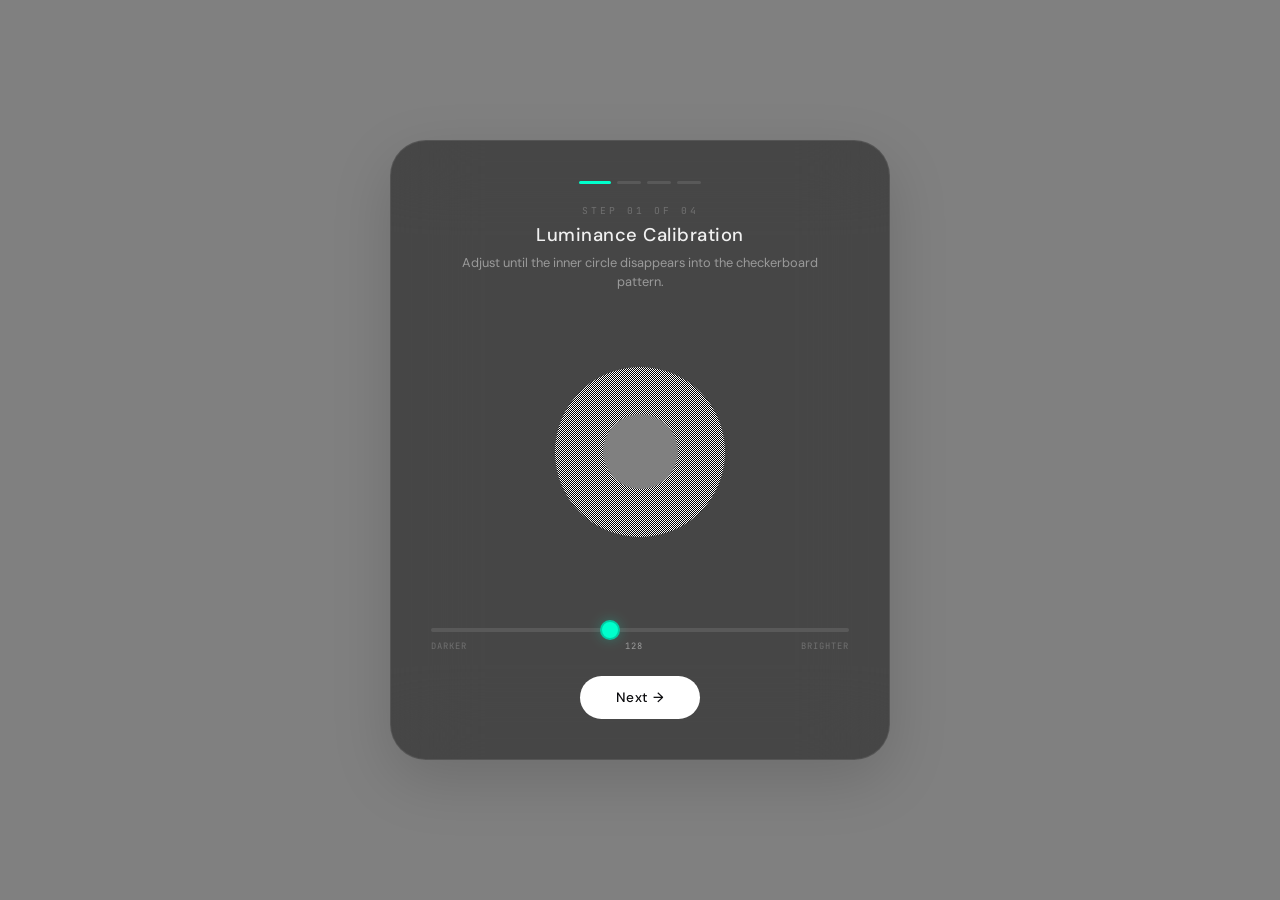
<file: calibration.html>
<!DOCTYPE html>
<html lang="en">
<head>
    <meta charset="UTF-8">
    <meta name="viewport" content="width=device-width, initial-scale=1.0">
    <title>Manifold · Calibration</title>
    <link rel="preconnect" href="https://fonts.googleapis.com">
    <link href="https://fonts.googleapis.com/css2?family=DM+Sans:opsz,wght@9..40,300;9..40,400;9..40,500;9..40,600;9..40,700&family=JetBrains+Mono:wght@300;400;500;700&display=swap" rel="stylesheet">
    <style>
        :root {
            --bg-color: rgb(128, 128, 128);
            --accent: #00ffcc;
            --accent-dim: rgba(0, 255, 204, 0.1);
            --accent-glow: rgba(0, 255, 204, 0.25);
            --surface: rgba(0, 0, 0, 0.45);
            --border: rgba(255,255,255,0.08);
            --text-primary: rgba(255,255,255,0.92);
            --text-secondary: rgba(255,255,255,0.45);
            --text-tertiary: rgba(255,255,255,0.22);
            --error: #ff5c5c;
            --font-display: 'DM Sans', system-ui, sans-serif;
            --font-mono: 'JetBrains Mono', monospace;
        }

        *, *::before, *::after { box-sizing: border-box; }

        body {
            background-color: var(--bg-color);
            color: var(--text-primary);
            font-family: var(--font-display);
            display: flex;
            justify-content: center;
            align-items: center;
            height: 100vh;
            height: 100dvh;
            margin: 0;
            -webkit-font-smoothing: antialiased;
        }

        /* ── Main Card ──────────────────────────────────────────── */

        #cal-box {
            background: var(--surface);
            backdrop-filter: blur(40px) saturate(1.2);
            -webkit-backdrop-filter: blur(40px) saturate(1.2);
            padding: 2.5rem;
            border-radius: 36px;
            text-align: center;
            width: 500px;
            min-height: 620px;
            border: 1px solid var(--border);
            display: flex;
            flex-direction: column;
            box-shadow: 0 20px 60px rgba(0,0,0,0.15);
        }

        /* ── Steps ──────────────────────────────────────────────── */

        .step { display: none; flex-direction: column; flex: 1; justify-content: space-between; }
        .active { display: flex; }

        .step h2 {
            font-family: var(--font-display);
            font-weight: 500;
            font-size: 1.15rem;
            letter-spacing: 0.5px;
            margin: 0 0 6px;
        }
        .step-num {
            font-family: var(--font-mono);
            font-size: 0.6rem;
            font-weight: 400;
            letter-spacing: 3px;
            text-transform: uppercase;
            color: var(--text-tertiary);
            margin-bottom: 6px;
        }
        .step-desc {
            font-size: 0.8rem;
            color: var(--text-secondary);
            line-height: 1.5;
            max-width: 380px;
            margin: 0 auto;
        }

        /* ── Step Dots ──────────────────────────────────────────── */

        .step-dots { display: flex; gap: 6px; justify-content: center; margin-bottom: 20px; }
        .step-dot {
            width: 24px; height: 3px;
            border-radius: 2px;
            background: rgba(255,255,255,0.1);
            transition: all 0.3s ease;
        }
        .step-dot.done { background: var(--accent); opacity: 0.5; }
        .step-dot.current { background: var(--accent); width: 32px; }

        /* ── Card Sandbox ───────────────────────────────────────── */

        #card-sandbox {
            width: 100%; height: 260px;
            background: rgba(0,0,0,0.2);
            border-radius: 20px;
            overflow: hidden;
            display: flex;
            align-items: center;
            justify-content: center;
            border: 1px solid var(--border);
        }
        #card-shape {
            width: 300px; height: 189px;
            background: linear-gradient(135deg, #f0f0f0, #e0e0e0);
            border-radius: 10px;
            border: 1px solid rgba(0,0,0,0.15);
            box-shadow: 0 8px 24px rgba(0,0,0,0.25);
            flex-shrink: 0;
        }

        /* ── Range Sliders ──────────────────────────────────────── */

        input[type=range] {
            -webkit-appearance: none;
            appearance: none;
            width: 100%;
            height: 4px;
            background: rgba(255,255,255,0.1);
            border-radius: 2px;
            outline: none;
            margin: 16px 0 8px;
            cursor: pointer;
        }
        input[type=range]::-webkit-slider-thumb {
            -webkit-appearance: none;
            width: 20px; height: 20px;
            border-radius: 50%;
            background: var(--accent);
            cursor: pointer;
            box-shadow: 0 0 12px var(--accent-glow);
            border: 2px solid rgba(0,0,0,0.2);
        }
        input[type=range]::-moz-range-thumb {
            width: 20px; height: 20px;
            border-radius: 50%;
            background: var(--accent);
            cursor: pointer;
            border: 2px solid rgba(0,0,0,0.2);
        }

        .slider-labels {
            display: flex;
            justify-content: space-between;
            font-family: var(--font-mono);
            font-size: 0.55rem;
            letter-spacing: 1px;
            color: var(--text-tertiary);
            text-transform: uppercase;
        }
        .slider-labels .val { color: var(--text-secondary); }

        /* ── Inputs ─────────────────────────────────────────────── */

        input[type=number], select {
            padding: 12px 16px;
            border-radius: 12px;
            border: 1.5px solid var(--border);
            background: rgba(0,0,0,0.3);
            color: var(--text-primary);
            font-family: var(--font-mono);
            font-size: 0.85rem;
            transition: border-color 0.2s;
            outline: none;
        }
        input[type=number]:focus, select:focus {
            border-color: var(--accent);
        }
        input[type=number].invalid {
            border-color: var(--error);
        }
        select {
            cursor: pointer;
        }
        select option {
            background: #222;
            color: white;
        }

        /* ── Checkbox ───────────────────────────────────────────── */

        .check-row {
            display: flex;
            align-items: center;
            gap: 10px;
            justify-content: center;
            cursor: pointer;
            font-size: 0.85rem;
            color: var(--text-secondary);
        }
        .check-row input[type=checkbox] {
            width: 18px; height: 18px;
            accent-color: var(--accent);
            cursor: pointer;
        }

        /* ── Buttons ────────────────────────────────────────────── */

        button {
            border: none;
            border-radius: 24px;
            font-family: var(--font-display);
            font-weight: 500;
            cursor: pointer;
            transition: all 0.2s ease;
            letter-spacing: 0.3px;
        }
        .btn-primary {
            background: white;
            color: #0a0a0c;
            padding: 13px 36px;
            font-size: 0.85rem;
        }
        .btn-primary:hover { background: var(--accent); }
        .btn-back {
            background: transparent;
            color: var(--text-secondary);
            border: 1px solid var(--border);
            padding: 10px 24px;
            font-size: 0.8rem;
        }
        .btn-back:hover { border-color: rgba(255,255,255,0.2); color: var(--text-primary); }
        .btn-start {
            background: var(--accent);
            color: #0a0a0c;
            padding: 16px 48px;
            font-size: 0.95rem;
            font-weight: 600;
        }
        .btn-start:hover { box-shadow: 0 0 30px var(--accent-glow); }

        .footer-nav { padding-top: 24px; display: flex; justify-content: center; gap: 10px; align-items: center; }

        /* ── Error Text ─────────────────────────────────────────── */

        .error-msg {
            color: var(--error);
            font-family: var(--font-mono);
            font-size: 0.65rem;
            min-height: 1em;
            margin-top: 6px;
            letter-spacing: 0.5px;
        }

        /* ── Summary Table ──────────────────────────────────────── */

        .summary-table { text-align: left; margin: 0 auto; line-height: 2.4; }
        .summary-table .label {
            font-size: 0.8rem;
            color: var(--text-secondary);
            margin-right: 8px;
        }
        .summary-table .val {
            font-family: var(--font-mono);
            font-size: 0.8rem;
            font-weight: 500;
            color: var(--accent);
        }
        .summary-warning {
            color: var(--error);
            font-family: var(--font-mono);
            font-size: 0.6rem;
            margin-top: 6px;
            letter-spacing: 0.3px;
            max-width: 350px;
        }

        /* ── Existing Cal Banner ────────────────────────────────── */

        .existing-banner {
            background: var(--accent-dim);
            border: 1px solid rgba(0,255,204,0.15);
            border-radius: 12px;
            padding: 10px 16px;
            margin-bottom: 16px;
            font-size: 0.75rem;
            color: var(--text-secondary);
        }
        .existing-banner a { color: var(--accent); text-decoration: none; font-weight: 500; }
        .existing-banner a:hover { text-decoration: underline; }
    </style>
</head>
<body>
<div id="cal-box">

    <div class="step-dots">
        <div class="step-dot current" id="sd1"></div>
        <div class="step-dot" id="sd2"></div>
        <div class="step-dot" id="sd3"></div>
        <div class="step-dot" id="sd4"></div>
    </div>

    <div class="existing-banner" id="existing-banner" style="display:none;">
        Calibration data found<span id="cal-age-text"></span>. <a id="skip-link" href="index.html">Skip to test →</a>
    </div>

    <!-- Patient-mode notice -->
    <div class="existing-banner" id="patient-cal-notice" style="display:none;">
        This quick setup helps tailor the demonstration to your screen. Results are approximate
        and depend on your display and lighting conditions.
    </div>

    <!-- ─── Step 1 ────────────────────────────────────────────── -->
    <div id="step1" class="step active">
        <div>
            <div class="step-num">Step 01 of 04</div>
            <h2>Luminance Calibration</h2>
            <p class="step-desc">Adjust until the inner circle disappears into the checkerboard pattern.</p>
        </div>
        <div style="flex:1; display:flex; align-items:center; justify-content:center;">
            <div style="width:170px; height:170px; border-radius:50%; background-image: conic-gradient(#000 0.25turn, #fff 0.25turn 0.5turn, #000 0.5turn 0.75turn, #fff 0.75turn); background-size: 2px 2px; display:flex; align-items:center; justify-content:center;">
                <div id="inner-circle" style="width:75px; height:75px; border-radius:50%; background:rgb(128,128,128);"></div>
            </div>
        </div>
        <div>
            <input type="range" id="gamma-slider" min="60" max="220" value="128">
            <div class="slider-labels">
                <span>Darker</span><span class="val" id="gamma-readout">128</span><span>Brighter</span>
            </div>
        </div>
        <div class="footer-nav">
            <button class="btn-primary" onclick="goStep(2)">Next →</button>
        </div>
    </div>

    <!-- ─── Step 2 ────────────────────────────────────────────── -->
    <div id="step2" class="step">
        <div>
            <div class="step-num">Step 02 of 04</div>
            <h2>Physical Scale</h2>
            <p class="step-desc">Hold a credit card to the screen. Match the rectangle to the card's width.</p>
        </div>
        <div id="card-sandbox"><div id="card-shape"></div></div>
        <div>
            <input type="range" id="size-slider" min="150" max="750" step="0.1" value="300">
            <div class="slider-labels">
                <span>Smaller</span><span class="val"><span id="size-readout">300</span> px</span><span>Larger</span>
            </div>
        </div>
        <div class="footer-nav">
            <button class="btn-back" onclick="goStep(1)">← Back</button>
            <button class="btn-primary" onclick="goStep(3)">Next →</button>
        </div>
    </div>

    <!-- ─── Step 3 ────────────────────────────────────────────── -->
    <div id="step3" class="step">
        <div>
            <div class="step-num">Step 03 of 04</div>
            <h2>Viewing Distance</h2>
            <p class="step-desc" id="dist-desc">Enter the distance from the patient's eyes to the display.</p>
        </div>
        <div style="flex:1; display:flex; flex-direction:column; justify-content:center; gap:24px;">
            <div>
                <input type="number" id="dist-val" value="" min="0.1" step="0.1" placeholder="e.g. 5" style="width:80px; text-align:center;">
                <select id="dist-unit">
                    <option value="ft">feet</option>
                    <option value="m">meters</option>
                    <option value="cm">cm</option>
                    <option value="in">inches</option>
                </select>
                <button onclick="document.getElementById('dist-val').value='25';document.getElementById('dist-unit').value='ft';" style="margin-left:10px;padding:6px 14px;border-radius:8px;border:1px solid var(--border);background:var(--surface);color:var(--accent);cursor:pointer;font-size:0.75rem;font-family:var(--mono);">25 ft (clinic)</button>
                <div class="error-msg" id="dist-error"></div>
            </div>
            <label class="check-row">
                <input type="checkbox" id="mirror-mode">
                Mirror setup (invert X-axis)
            </label>
            <p style="font-size:0.7rem; color:var(--text-tertiary); max-width:320px; margin:0 auto; line-height:1.5;">
                Enable mirror mode when the patient views the display through a front-surface mirror.
            </p>
        </div>
        <div class="footer-nav">
            <button class="btn-back" onclick="goStep(2)">← Back</button>
            <button class="btn-primary" onclick="validateAndPreview()">Review →</button>
        </div>
    </div>

    <!-- ─── Step 4 ────────────────────────────────────────────── -->
    <div id="step4" class="step">
        <div>
            <div class="step-num">Step 04 of 04</div>
            <h2>Confirm Settings</h2>
        </div>
        <div style="flex:1; display:flex; align-items:center; justify-content:center;">
            <div class="summary-table">
                <div><span class="label">Gamma Grey</span><span class="val" id="sum-gamma">128</span></div>
                <div><span class="label">Display Scale</span><span class="val" id="sum-pxmm">–</span> <span style="font-size:0.65rem; color:var(--text-tertiary);">px/mm</span></div>
                <div><span class="label">Distance</span><span class="val" id="sum-dist">–</span></div>
                <div><span class="label">Mirror</span><span class="val" id="sum-mirror">Off</span></div>
                <div style="margin-top:14px; padding-top:14px; border-top:1px solid var(--border);">
                    <span class="label">Angular Resolution</span><span class="val" id="sum-ppd">–</span>
                </div>
                <div class="summary-warning" id="sum-warning"></div>
            </div>
        </div>
        <div class="footer-nav">
            <button class="btn-back" onclick="goStep(3)">← Back</button>
            <button class="btn-start" onclick="saveAndStart()">Start Test ▶</button>
        </div>
    </div>
</div>

<script>
    // Mode detection
    const calParams = new URLSearchParams(window.location.search);
    const calMode = calParams.get('mode') === 'patient' ? 'patient' : 'clinic';
    const calLane = calParams.get('lane') || '';
    // Build suffix that preserves both mode and lane params
    const modeSuffix = (function() {
        var parts = [];
        if (calMode === 'patient') parts.push('mode=patient');
        if (calLane) parts.push('lane=' + calLane);
        return parts.length ? '?' + parts.join('&') : '';
    })();

    const gammaSlider = document.getElementById('gamma-slider');
    const sizeSlider  = document.getElementById('size-slider');
    const innerCircle = document.getElementById('inner-circle');
    const cardShape   = document.getElementById('card-shape');
    const distInput   = document.getElementById('dist-val');
    const distUnit    = document.getElementById('dist-unit');
    const distError   = document.getElementById('dist-error');
    const mirrorCheck = document.getElementById('mirror-mode');

    // Patient-mode adjustments
    if (calMode === 'patient') {
        document.getElementById('patient-cal-notice').style.display = 'block';
        document.getElementById('dist-desc').textContent =
            'How far are your eyes from this screen?';
        // Default to cm for desk distances
        distUnit.value = 'cm';
        // Add desk distance hint
        const distInputWrap = distInput.closest('div');
        if (distInputWrap) {
            const hint = document.createElement('p');
            hint.style.cssText = 'font-size:0.7rem; color:var(--text-tertiary); max-width:320px; margin:8px auto 0; line-height:1.5;';
            hint.textContent = 'Most people sit 50–80 cm (20–32 inches) from their monitor.';
            distInputWrap.appendChild(hint);
        }
        // Hide mirror mode (not relevant for home use)
        const mirrorRow = mirrorCheck.closest('.check-row');
        if (mirrorRow) mirrorRow.style.display = 'none';
        const mirrorHelp = mirrorRow ? mirrorRow.nextElementSibling : null;
        if (mirrorHelp && mirrorHelp.tagName === 'P') mirrorHelp.style.display = 'none';
        // Hide mirror in review step
        const sumMirrorRow = document.getElementById('sum-mirror');
        if (sumMirrorRow && sumMirrorRow.parentElement) sumMirrorRow.parentElement.style.display = 'none';
    }

    // Existing calibration
    const ePx = parseFloat(localStorage.getItem('user_px_per_mm'));
    const eD  = parseFloat(localStorage.getItem('user_distance_mm'));
    if (!isNaN(ePx) && !isNaN(eD) && ePx > 0 && eD > 0) {
        document.getElementById('existing-banner').style.display = 'block';
        document.getElementById('skip-link').href = 'index.html' + modeSuffix;
        // Show calibration age
        const calTs = localStorage.getItem('cal_timestamp');
        if (calTs) {
            const age = Date.now() - new Date(calTs).getTime();
            const days = Math.floor(age / (24*60*60*1000));
            const ageStr = days === 0 ? 'today' : days === 1 ? 'yesterday' : days + ' days ago';
            document.getElementById('cal-age-text').textContent = ' (last calibrated ' + ageStr + ')';
        }
        const eG = localStorage.getItem('user_gamma_grey');
        if (eG) gammaSlider.value = eG;
        sizeSlider.value = ePx * 85.6;
        distInput.value = (eD / 304.8).toFixed(1);
        distUnit.value = 'ft';
        mirrorCheck.checked = localStorage.getItem('mirror_mode') === 'true';
    }

    updateGamma(); updateSize();
    gammaSlider.oninput = updateGamma;
    sizeSlider.oninput  = updateSize;

    function updateGamma() {
        const v = gammaSlider.value;
        innerCircle.style.backgroundColor = `rgb(${v},${v},${v})`;
        document.getElementById('gamma-readout').textContent = v;
    }
    function updateSize() {
        const px = parseFloat(sizeSlider.value);
        cardShape.style.width = px + 'px';
        cardShape.style.height = (px / 1.585) + 'px';
        document.getElementById('size-readout').textContent = px.toFixed(0);
    }

    let currentStep = 1;
    function goStep(n) {
        currentStep = n;
        document.querySelectorAll('.step').forEach(s => s.classList.remove('active'));
        document.getElementById('step' + n).classList.add('active');
        for (let i = 1; i <= 4; i++) {
            const d = document.getElementById('sd' + i);
            d.classList.remove('done', 'current');
            if (i < n) d.classList.add('done');
            else if (i === n) d.classList.add('current');
        }
    }

    function distToMm() {
        const v = parseFloat(distInput.value);
        if (isNaN(v)) return NaN;
        const m = { ft: 304.8, m: 1000, cm: 10, 'in': 25.4 };
        return v * (m[distUnit.value] || NaN);
    }

    function validateAndPreview() {
        distInput.classList.remove('invalid');
        distError.textContent = '';
        const raw = distInput.value.trim();
        if (!raw) { err('Enter a viewing distance.'); return; }
        const val = parseFloat(raw);
        if (isNaN(val)) { err('Enter a valid number.'); return; }
        if (val <= 0) { err('Must be greater than zero.'); return; }
        const mm = distToMm();
        if (mm < 200) { err('Too close — minimum ~20 cm.'); return; }
        if (mm > 20000) { err('Too far for screen-based testing.'); return; }

        const pxPerMm = parseFloat(sizeSlider.value) / 85.6;
        const ppd = mm * 0.017455 * pxPerMm;
        const labels = { ft:'ft', m:'m', cm:'cm', 'in':'in' };

        document.getElementById('sum-gamma').textContent = gammaSlider.value;
        document.getElementById('sum-pxmm').textContent = pxPerMm.toFixed(3);
        document.getElementById('sum-dist').textContent = `${val} ${labels[distUnit.value]}  (${(mm/1000).toFixed(2)} m)`;
        document.getElementById('sum-mirror').textContent = mirrorCheck.checked ? 'On' : 'Off';

        const ppdEl = document.getElementById('sum-ppd');
        ppdEl.textContent = ppd.toFixed(1) + ' px/°';
        ppdEl.style.color = ppd < 10 ? 'var(--error)' : 'var(--accent)';

        const w = document.getElementById('sum-warning');
        w.textContent = ppd < 10 ? '⚠ Low resolution — high frequencies may alias.' : '';
        goStep(4);
    }

    function err(msg) {
        distInput.classList.add('invalid');
        distError.textContent = msg;
        distInput.focus();
    }

    function saveAndStart() {
        const mm = distToMm();
        localStorage.setItem('user_gamma_grey', gammaSlider.value);
        localStorage.setItem('user_px_per_mm', parseFloat(sizeSlider.value) / 85.6);
        localStorage.setItem('user_distance_mm', mm);
        localStorage.setItem('mirror_mode', mirrorCheck.checked);
        localStorage.setItem('cal_timestamp', new Date().toISOString());
        window.location.href = 'index.html' + modeSuffix;
    }

    distInput.addEventListener('input', () => { distInput.classList.remove('invalid'); distError.textContent = ''; });
</script>
</body>
</html>
</file>
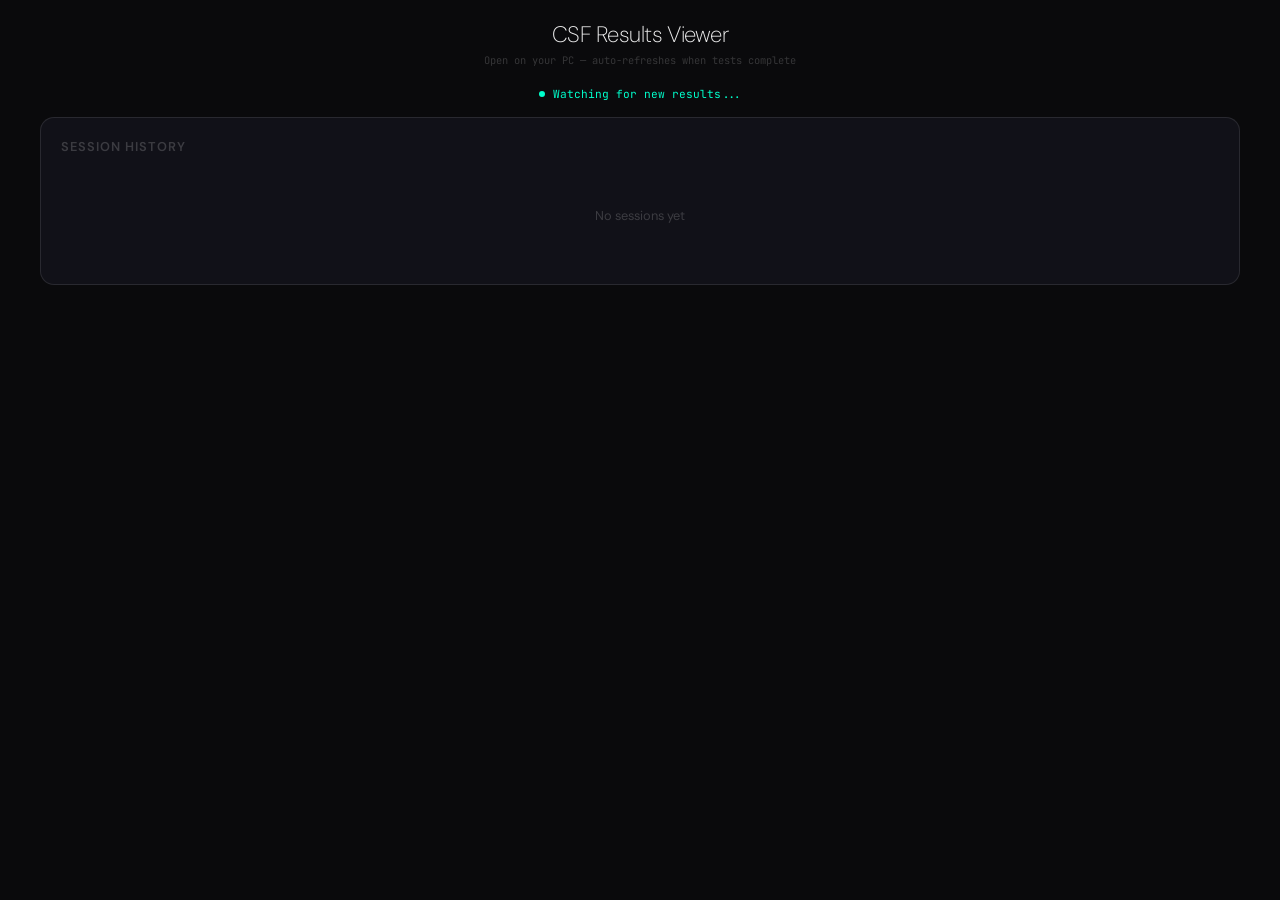
<file: results-viewer.html>
<!DOCTYPE html>
<html lang="en">
<head>
<meta charset="UTF-8">
<meta name="viewport" content="width=device-width,initial-scale=1">
<title>CSF Results Viewer</title>
<link href="https://fonts.googleapis.com/css2?family=DM+Sans:opsz,wght@9..40,200;9..40,300;9..40,400;9..40,500;9..40,600&family=JetBrains+Mono:wght@200;300;400;500;700&display=swap" rel="stylesheet">
<style>
:root{--bg:#0a0a0c;--s:#111118;--b:rgba(255,255,255,.06);--b2:rgba(255,255,255,.10);--a:#00ffcc;--t1:rgba(255,255,255,.92);--t2:rgba(255,255,255,.45);--t3:rgba(255,255,255,.18);--f:'DM Sans',sans-serif;--m:'JetBrains Mono',monospace}
*{box-sizing:border-box;margin:0;padding:0}
body{background:var(--bg);color:var(--t1);font-family:var(--f);min-height:100vh;display:flex;flex-direction:column;align-items:center;padding:20px}
.hdr{text-align:center;margin-bottom:20px}
.hdr h1{font-size:1.4rem;font-weight:200;letter-spacing:-.02em}
.hdr .sub{font-family:var(--m);font-size:.65rem;color:var(--t3);margin-top:4px}
.status{font-family:var(--m);font-size:.7rem;color:var(--a);margin-bottom:16px;display:flex;align-items:center;gap:8px}
.status .dot{width:6px;height:6px;border-radius:50%;background:var(--a);animation:pulse 2s ease-in-out infinite}
@keyframes pulse{0%,100%{opacity:1}50%{opacity:.3}}
.card{background:var(--s);border:1px solid var(--b2);border-radius:14px;padding:20px;width:100%;max-width:1200px;margin-bottom:16px}
.card h2{font-size:.8rem;font-weight:600;letter-spacing:1px;text-transform:uppercase;color:var(--t3);margin-bottom:12px}
.stats{display:flex;flex-wrap:wrap;gap:20px;margin-bottom:16px}
.stat{text-align:center}
.stat .val{font-family:var(--m);font-size:2rem;font-weight:700;color:var(--a)}
.stat .lbl{font-size:.65rem;color:var(--t2);margin-top:2px}
.meta{font-family:var(--m);font-size:.65rem;color:var(--t3);line-height:1.8}
canvas{width:100%;height:auto;border-radius:8px;margin-top:10px}
.history{max-height:300px;overflow-y:auto}
.row{display:flex;align-items:center;gap:12px;padding:10px 0;border-bottom:1px solid var(--b);cursor:pointer;transition:background .15s}
.row:hover{background:rgba(255,255,255,.03)}
.row.active{background:rgba(0,255,204,.05);border-color:rgba(0,255,204,.15)}
.row .pid{font-family:var(--m);font-size:.75rem;color:var(--a);min-width:100px}
.row .date{font-size:.7rem;color:var(--t2);min-width:100px}
.row .auc{font-family:var(--m);font-size:.8rem;font-weight:500;min-width:60px}
.row .rank{font-size:.65rem;color:var(--t3)}
.row .trials{font-family:var(--m);font-size:.6rem;color:var(--t3)}
.empty{text-align:center;color:var(--t3);font-size:.8rem;padding:40px 0}
.btn-row{display:flex;gap:10px;margin-top:12px;flex-wrap:wrap}
.btn{font-family:var(--m);font-size:.7rem;padding:8px 16px;border-radius:8px;border:1px solid var(--b2);background:transparent;color:var(--t2);cursor:pointer}
.btn:hover{border-color:var(--a);color:var(--a)}
</style>
</head>
<body>
<div class="hdr">
    <h1>CSF Results Viewer</h1>
    <div class="sub">Open on your PC — auto-refreshes when tests complete</div>
</div>
<div class="status"><span class="dot"></span><span id="status-text">Watching for new results...</span></div>

<div class="card" id="result-card" style="display:none">
    <h2>Current Result</h2>
    <div class="stats">
        <div class="stat"><div class="val" id="v-pid">—</div><div class="lbl">Patient</div></div>
        <div class="stat"><div class="val" id="v-auc">—</div><div class="lbl">AULCSF</div></div>
        <div class="stat"><div class="val" id="v-rank">—</div><div class="lbl">Rank</div></div>
        <div class="stat"><div class="val" id="v-trials">—</div><div class="lbl">Trials</div></div>
    </div>
    <div class="meta" id="v-meta"></div>
    <canvas id="plot" width="1200" height="700"></canvas>
    <div class="btn-row">
        <button class="btn" id="btn-json">Export JSON</button>
        <button class="btn" id="btn-csv">Export CSV</button>
    </div>
</div>

<div class="card">
    <h2>Session History</h2>
    <div class="history" id="history-list"><div class="empty">No sessions yet</div></div>
</div>

<script type="module">
import { getSessionsByPatient, getAllPatients, getSession } from './db.js';
import { exportSessionJSON, exportSessionCSV } from './export.js';
import { logParabolaCSF } from './qcsf-engine.js';

let currentSession = null;
let lastSessionCount = 0;

// ── Draw BMA curve from stored data ──
function drawCurve(canvas, session) {
    const ctx = canvas.getContext('2d');
    const W = canvas.width, H = canvas.height;
    const pad = { top: 20, right: 30, bottom: 50, left: 65 };
    const pW = W - pad.left - pad.right;
    const pH = H - pad.top - pad.bottom;
    const logFMin = -0.3, logFMax = 1.78;
    const logSMin = -0.5, logSMax = 3.0;
    const toX = lf => pad.left + (lf - logFMin) / (logFMax - logFMin) * pW;
    const toY = ls => pad.top + pH - (ls - logSMin) / (logSMax - logSMin) * pH;

    // Background
    ctx.fillStyle = '#0a0a0c';
    ctx.fillRect(0, 0, W, H);

    // Grid
    ctx.strokeStyle = 'rgba(255,255,255,0.05)';
    ctx.lineWidth = 1;
    [1, 3, 10, 30, 100, 300].forEach(s => {
        const y = toY(Math.log10(s));
        if (y >= pad.top && y <= pad.top + pH) {
            ctx.beginPath(); ctx.moveTo(pad.left, y); ctx.lineTo(pad.left + pW, y); ctx.stroke();
            ctx.fillStyle = 'rgba(255,255,255,0.4)';
            ctx.font = '12px "JetBrains Mono"';
            ctx.textAlign = 'right';
            ctx.fillText(String(s), pad.left - 8, y + 4);
        }
    });

    // Snellen marks on x-axis
    var snellen = [{cpd:3,l:'20/200'},{cpd:6,l:'20/100'},{cpd:10,l:'20/60'},{cpd:15,l:'20/40'},{cpd:20,l:'20/30'},{cpd:30,l:'20/20'},{cpd:40,l:'20/15'}];
    ctx.fillStyle = 'rgba(255,255,255,0.4)';
    ctx.font = '11px "JetBrains Mono"';
    ctx.textAlign = 'center';
    snellen.forEach(m => {
        const x = toX(Math.log10(m.cpd));
        if (x >= pad.left && x <= pad.left + pW) {
            ctx.fillText(m.l, x, pad.top + pH + 18);
            ctx.strokeStyle = 'rgba(255,255,255,0.03)';
            ctx.beginPath(); ctx.moveTo(x, pad.top); ctx.lineTo(x, pad.top + pH); ctx.stroke();
        }
    });

    // BMA curve
    const curve = session.bmaCurve;
    if (!curve || !curve.length) return;

    // Gradient fill
    const grad = ctx.createLinearGradient(0, pad.top, 0, pad.top + pH);
    grad.addColorStop(0, 'rgba(0,255,204,0.12)');
    grad.addColorStop(1, 'rgba(0,255,204,0.0)');
    ctx.beginPath();
    let firstX = null, firstY = null, lastX = null;
    for (const pt of curve) {
        if (pt.logS < logSMin) continue;
        const x = toX(Math.log10(pt.freq));
        const y = toY(Math.min(pt.logS, logSMax));
        if (firstX === null) { ctx.moveTo(x, y); firstX = x; }
        else ctx.lineTo(x, y);
        lastX = x;
    }
    if (firstX !== null) {
        ctx.lineTo(lastX, toY(logSMin));
        ctx.lineTo(firstX, toY(logSMin));
        ctx.closePath();
        ctx.fillStyle = grad;
        ctx.fill();
    }

    // Curve stroke
    ctx.strokeStyle = '#00ffcc';
    ctx.lineWidth = 3;
    ctx.beginPath();
    let started = false;
    for (const pt of curve) {
        if (pt.logS < logSMin) continue;
        const x = toX(Math.log10(pt.freq));
        const y = toY(Math.min(pt.logS, logSMax));
        if (!started) { ctx.moveTo(x, y); started = true; }
        else ctx.lineTo(x, y);
    }
    ctx.stroke();

    // Trial markers
    if (session.history) {
        // We don't have the stimGrid here, but history has stimIndex
        // Skip trial markers if no stim grid available
    }

    // Notch indicator
    if (session.notchProb > 0.5 && session.notchEstimate) {
        const nf = session.notchEstimate.freq;
        const nx = toX(Math.log10(nf));
        ctx.save();
        ctx.strokeStyle = 'rgba(255,100,60,0.5)';
        ctx.lineWidth = 2;
        ctx.setLineDash([6, 4]);
        ctx.beginPath(); ctx.moveTo(nx, pad.top); ctx.lineTo(nx, pad.top + pH); ctx.stroke();
        ctx.setLineDash([]);
        ctx.fillStyle = 'rgba(255,100,60,0.6)';
        ctx.font = '10px "DM Sans"';
        ctx.textAlign = 'center';
        ctx.fillText('notch ' + nf + ' cpd (p=' + (session.notchProb * 100).toFixed(0) + '%)', nx, pad.top + 14);
        ctx.restore();
    }

    // Axis titles
    ctx.fillStyle = 'rgba(255,255,255,0.5)';
    ctx.font = '12px "DM Sans"';
    ctx.textAlign = 'center';
    ctx.fillText('Snellen Acuity', pad.left + pW / 2, pad.top + pH + 36);
    ctx.save();
    ctx.translate(14, pad.top + pH / 2);
    ctx.rotate(-Math.PI / 2);
    ctx.fillText('Sensitivity', 0, 0);
    ctx.restore();

    // Border
    ctx.strokeStyle = 'rgba(255,255,255,0.08)';
    ctx.lineWidth = 1;
    ctx.strokeRect(pad.left, pad.top, pW, pH);
}

function showSession(session) {
    currentSession = session;
    document.getElementById('result-card').style.display = '';
    document.getElementById('v-pid').textContent = session.patientId;
    document.getElementById('v-auc').textContent = session.aulcsf.toFixed(2);
    document.getElementById('v-rank').textContent = session.rank;
    document.getElementById('v-trials').textContent = session.trialCount;

    const d = new Date(session.timestamp);
    const meta = [
        'Date: ' + d.toLocaleString(),
        'Mode: ' + session.mode,
        session.detail || '',
        session.notchProb > 0.5 ? 'Notch detected (p=' + (session.notchProb * 100).toFixed(0) + '%)' : ''
    ].filter(Boolean).join(' | ');
    document.getElementById('v-meta').textContent = meta;

    drawCurve(document.getElementById('plot'), session);

    document.getElementById('btn-json').onclick = () => exportSessionJSON(session);
    document.getElementById('btn-csv').onclick = () => exportSessionCSV(session);
}

async function loadHistory() {
    const patients = await getAllPatients();
    const allSessions = [];
    for (const pid of patients) {
        const sessions = await getSessionsByPatient(pid);
        allSessions.push(...sessions);
    }
    allSessions.sort((a, b) => new Date(b.timestamp) - new Date(a.timestamp));

    const list = document.getElementById('history-list');
    if (!allSessions.length) {
        list.innerHTML = '<div class="empty">No sessions yet</div>';
        return allSessions;
    }

    list.innerHTML = '';
    allSessions.forEach(s => {
        const row = document.createElement('div');
        row.className = 'row' + (currentSession && currentSession.id === s.id ? ' active' : '');
        const d = new Date(s.timestamp);
        row.innerHTML =
            '<span class="pid">' + s.patientId + '</span>' +
            '<span class="date">' + d.toLocaleDateString() + ' ' + d.toLocaleTimeString([], {hour:'2-digit',minute:'2-digit'}) + '</span>' +
            '<span class="auc">' + s.aulcsf.toFixed(2) + '</span>' +
            '<span class="rank">' + s.rank + '</span>' +
            '<span class="trials">' + s.trialCount + ' trials</span>';
        row.onclick = () => showSession(s);
        list.appendChild(row);
    });

    return allSessions;
}

// Poll for new sessions every 3 seconds
async function poll() {
    try {
        const sessions = await loadHistory();
        if (sessions.length > lastSessionCount && sessions.length > 0) {
            // New session detected — auto-show it
            showSession(sessions[0]);
            document.getElementById('status-text').textContent = 'New result: ' + sessions[0].patientId;
            lastSessionCount = sessions.length;
        }
    } catch (e) {}
    setTimeout(poll, 3000);
}

// Initial load
loadHistory().then(sessions => {
    lastSessionCount = sessions.length;
    if (sessions.length > 0) showSession(sessions[0]);
});
poll();
</script>
</body>
</html>
</file>
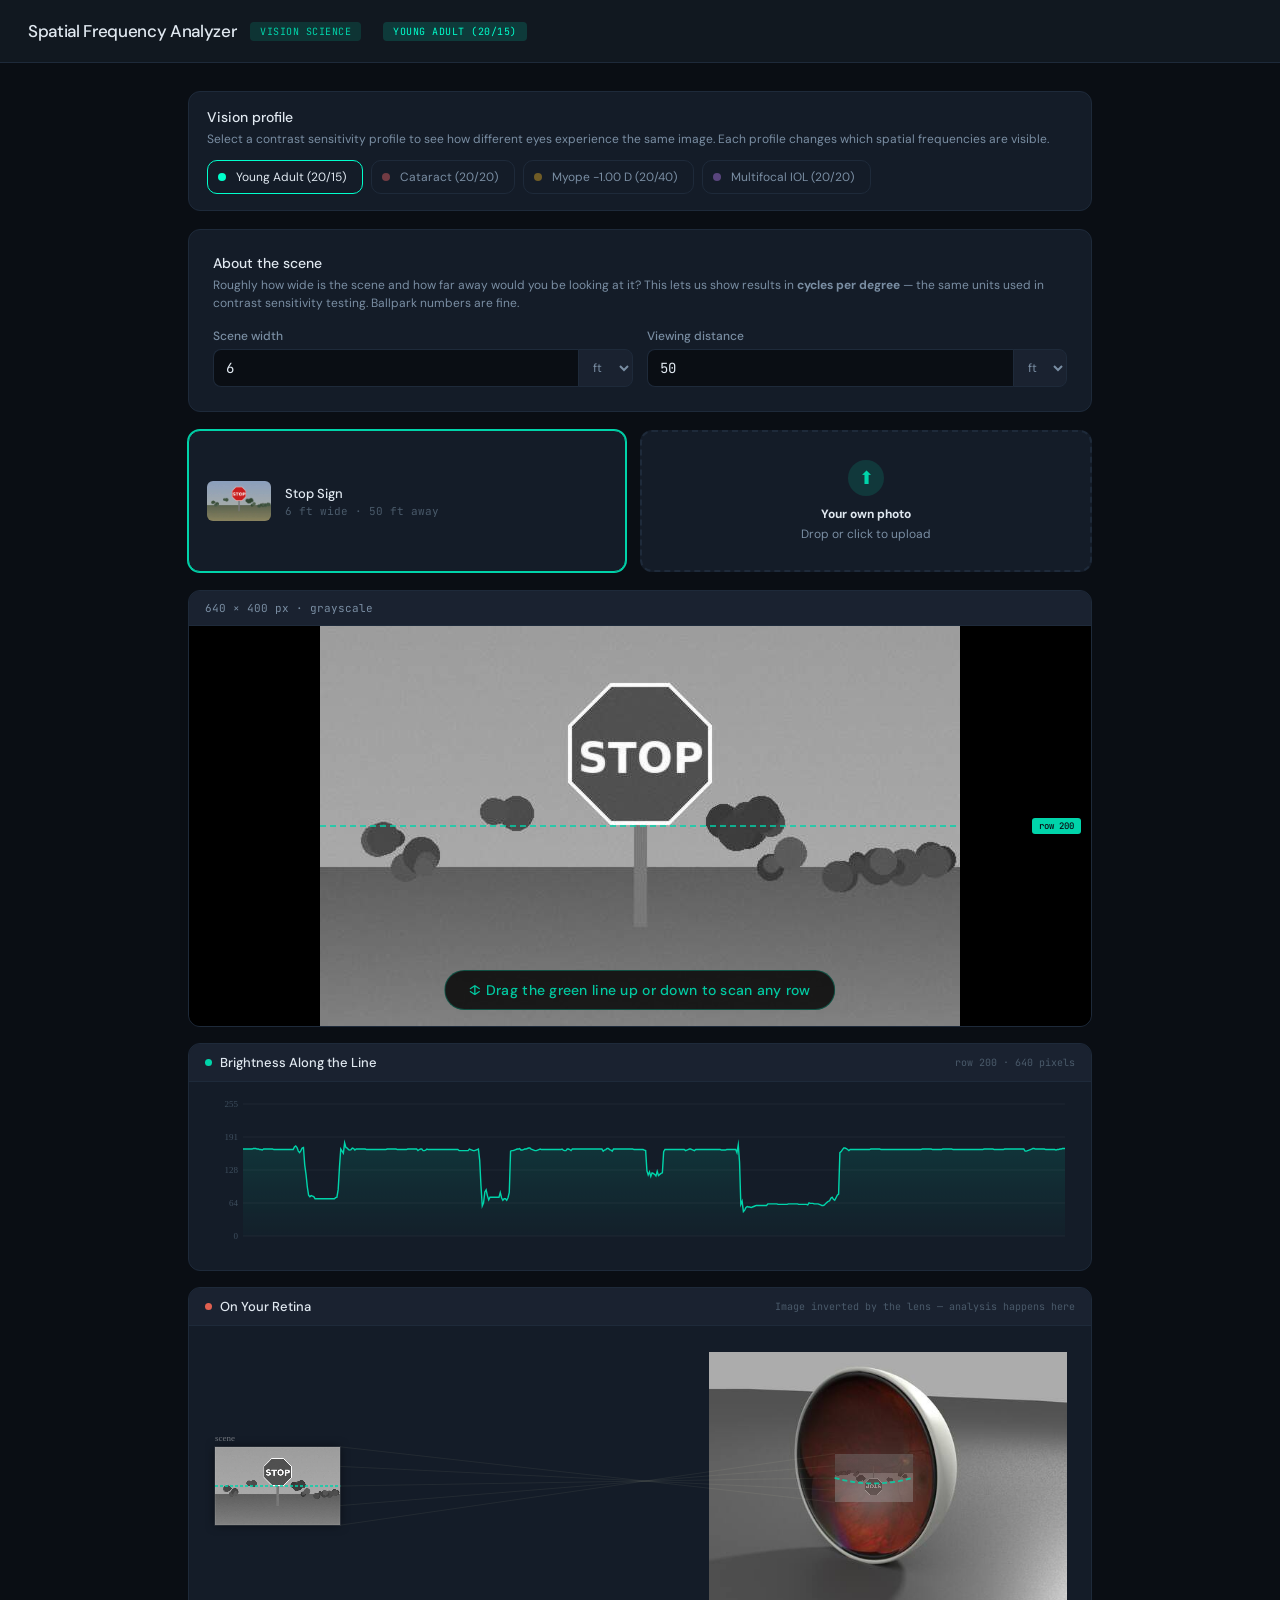
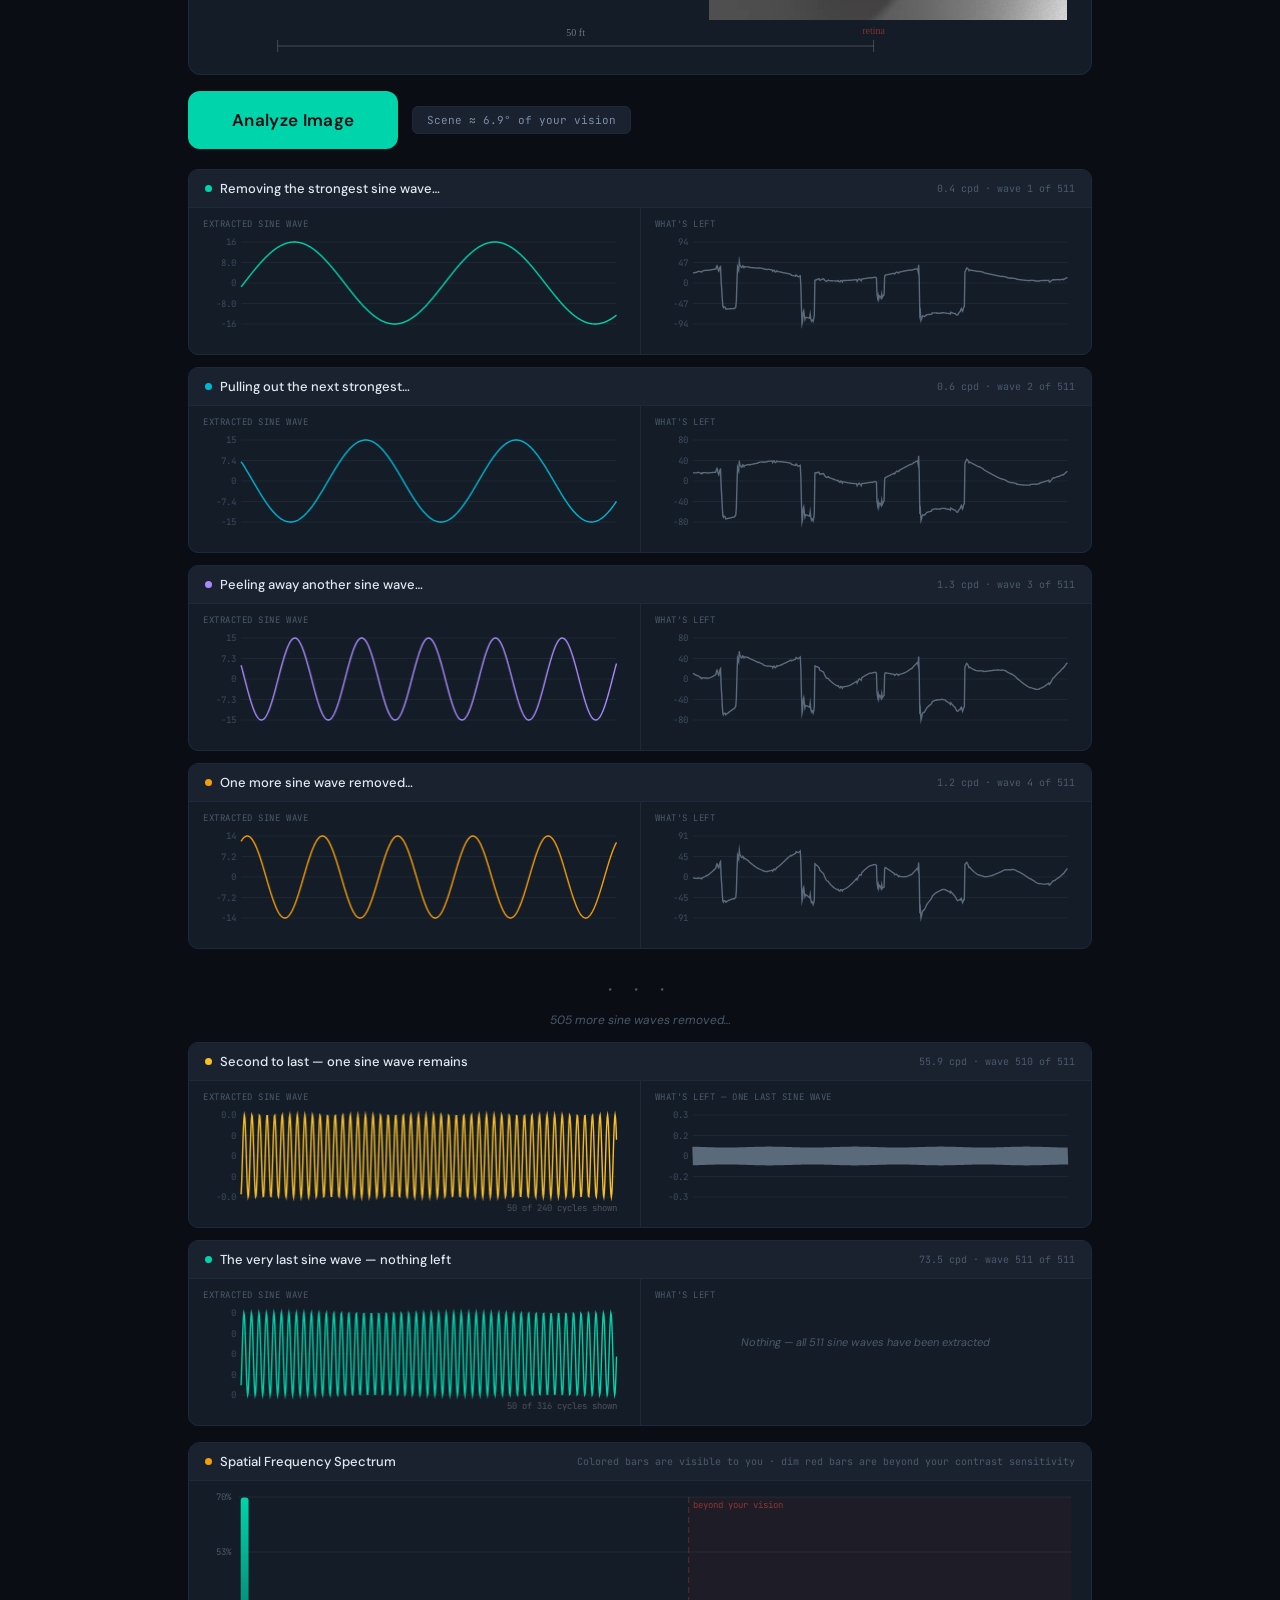
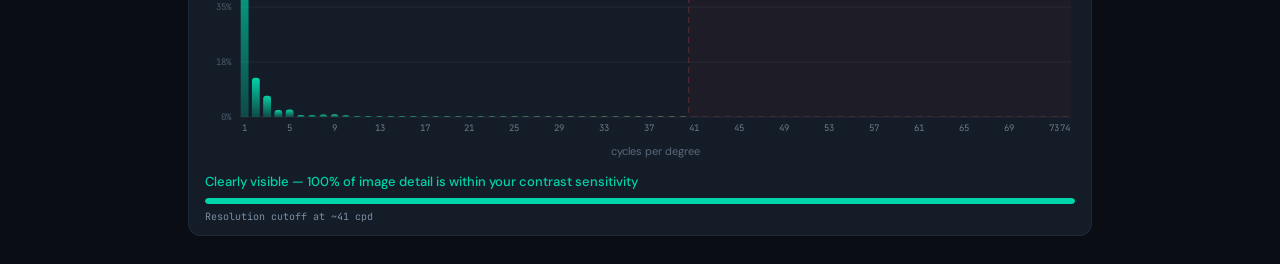
<file: spatial-freq-analyzer.html>
<!DOCTYPE html>
<html lang="en">
<head>
<meta charset="UTF-8">
<meta name="viewport" content="width=device-width, initial-scale=1.0">
<title>Spatial Frequency Analyzer</title>
<style>
  @import url('https://fonts.googleapis.com/css2?family=DM+Sans:ital,opsz,wght@0,9..40,300;0,9..40,400;0,9..40,500;0,9..40,600;1,9..40,300&family=JetBrains+Mono:wght@300;400;500&display=swap');
  :root{--bg:#0a0e14;--bg2:#111820;--bg3:#1a2230;--sf:#141c28;--bd:#1e2a3a;--t1:#e0e8f0;--t2:#7a8ea3;--t3:#4a5a6a;--ac:#00d4aa;--acd:rgba(0,212,170,0.15);--warn:#ff6b4a;--amb:#f59e0b}
  *{margin:0;padding:0;box-sizing:border-box}
  body{font-family:'DM Sans',sans-serif;background:var(--bg);color:var(--t1);min-height:100vh;overflow-x:hidden}
  .hdr{padding:20px 28px;border-bottom:1px solid var(--bd);display:flex;align-items:center;gap:14px;background:var(--bg2)}
  .hdr h1{font-size:17px;font-weight:500;letter-spacing:-.02em}
  .hdr .tag{font-family:'JetBrains Mono',monospace;font-size:10px;color:var(--ac);background:var(--acd);padding:3px 10px;border-radius:4px;letter-spacing:.05em}
  .ctr{max-width:960px;margin:0 auto;padding:28px}
  .ua{display:flex;gap:14px;flex-wrap:wrap;margin-bottom:18px}
  .uz{border:2px dashed var(--bd);border-radius:12px;padding:28px 24px;text-align:center;cursor:pointer;transition:all .3s;background:var(--sf);flex:1;min-width:200px}
  .uz:hover{border-color:var(--ac);background:var(--acd)}
  .ui{width:36px;height:36px;margin:0 auto 10px;border-radius:50%;background:var(--acd);display:flex;align-items:center;justify-content:center;color:var(--ac);font-size:18px}
  .uz p{color:var(--t2);font-size:12px;margin-top:4px}
  .uz p strong{color:var(--t1)}
  #fileInput{display:none}
  .pb{border:1px solid var(--bd);border-radius:12px;padding:14px 18px;background:var(--sf);cursor:pointer;transition:all .25s;display:flex;align-items:center;gap:14px;min-width:200px;flex:1}
  .pb:hover{border-color:var(--ac);background:var(--acd)}
  .pb.active{border-color:var(--ac);box-shadow:0 0 0 1px var(--ac)}
  .pt{width:64px;height:40px;border-radius:6px;background:#222;flex-shrink:0}
  .pi{text-align:left}
  .pi .pn{font-size:13px;font-weight:500;margin-bottom:2px}
  .pi .pd{font-size:11px;color:var(--t3);font-family:'JetBrains Mono',monospace}
  .ss{background:var(--sf);border:1px solid var(--bd);border-radius:12px;padding:24px;margin-bottom:18px}
  .ss h2{font-size:14px;font-weight:500;margin-bottom:4px}
  .ss .ht{font-size:12px;color:var(--t2);margin-bottom:16px;line-height:1.5}
  .sfl{display:flex;gap:14px;flex-wrap:wrap;align-items:flex-end}
  .fd{flex:1;min-width:170px}
  .fd label{display:block;font-size:12px;font-weight:500;color:var(--t2);margin-bottom:5px}
  .fr{display:flex}
  .fd input[type="number"]{font-family:'JetBrains Mono',monospace;font-size:14px;background:var(--bg);border:1px solid var(--bd);border-right:none;border-radius:8px 0 0 8px;color:var(--t1);padding:9px 12px;width:100%;outline:none;-moz-appearance:textfield}
  .fd input:focus{border-color:var(--ac)}
  .us{font-family:'DM Sans',sans-serif;font-size:12px;background:var(--bg3);border:1px solid var(--bd);border-radius:0 8px 8px 0;color:var(--t2);padding:0 10px;cursor:pointer;outline:none;min-width:54px}
  .is{position:relative;background:var(--sf);border-radius:12px;border:1px solid var(--bd);overflow:hidden}
  .itb{display:flex;align-items:center;justify-content:space-between;padding:10px 16px;background:var(--bg3);border-bottom:1px solid var(--bd)}
  .itb .info{font-family:'JetBrains Mono',monospace;font-size:11px;color:var(--t2)}
  .cw{position:relative;display:flex;justify-content:center;background:#000;cursor:ns-resize}
  #mainCanvas{display:block;max-width:100%}
  .sl{position:absolute;right:10px;background:var(--ac);color:var(--bg);font-family:'JetBrains Mono',monospace;font-size:9px;font-weight:500;padding:2px 7px;border-radius:3px;pointer-events:none;transform:translateY(-50%);white-space:nowrap}
  .dh{position:absolute;bottom:16px;left:50%;transform:translateX(-50%);font-size:14px;font-weight:500;color:rgba(0,212,170,.95);background:rgba(0,0,0,.8);padding:10px 24px;border-radius:24px;border:1.5px solid rgba(0,212,170,.3);pointer-events:none;transition:opacity 1.5s;animation:bounce 1.5s ease-in-out infinite;letter-spacing:.02em}
  @keyframes bounce{0%,100%{transform:translateX(-50%) translateY(0);opacity:.8}50%{transform:translateX(-50%) translateY(-8px);opacity:1}}
  .prof-section{background:var(--sf);border:1px solid var(--bd);border-radius:12px;padding:16px 18px;margin-bottom:18px}
  .prof-section h2{font-size:14px;font-weight:500;margin-bottom:4px}
  .prof-section .ht{font-size:12px;color:var(--t2);margin-bottom:12px;line-height:1.5}
  .prof-pills{display:flex;gap:8px;flex-wrap:wrap}
  .prof-pill{font-family:'DM Sans',sans-serif;font-size:12px;padding:8px 16px 8px 28px;border-radius:10px;border:1.5px solid var(--bd);background:transparent;color:var(--t2);cursor:pointer;transition:all .2s;position:relative;white-space:nowrap}
  .prof-pill::before{content:'';position:absolute;left:10px;top:50%;transform:translateY(-50%);width:8px;height:8px;border-radius:50%;opacity:.4;transition:opacity .2s}
  .prof-pill:hover{border-color:rgba(255,255,255,.25);color:var(--t1)}
  .prof-pill.active{color:var(--t1)}
  .prof-pill.active::before{opacity:1}
  @keyframes fadeIn{from{opacity:0;transform:translateY(8px)}to{opacity:1}}
  .cd{background:var(--sf);border:1px solid var(--bd);border-radius:12px;overflow:hidden;margin-top:16px}
  .cd.hidden{display:none}
  .ch{display:flex;align-items:center;justify-content:space-between;padding:10px 16px;background:var(--bg3);border-bottom:1px solid var(--bd)}
  .ct{font-size:13px;font-weight:500;display:flex;align-items:center;gap:8px}
  .ct .dot{width:7px;height:7px;border-radius:50%}
  .csub{font-family:'JetBrains Mono',monospace;font-size:10px;color:var(--t3)}
  .cb{padding:14px 16px}
  .cb canvas{width:100%;display:block}
  .sa{margin-top:20px;display:none}
  .sa.visible{display:block}
  .step{background:var(--sf);border:1px solid var(--bd);border-radius:10px;overflow:hidden;margin-bottom:12px;animation:fadeIn .35s ease both}
  .sp{display:flex}
  .shf{flex:1;padding:10px 14px}
  .shl{font-family:'JetBrains Mono',monospace;font-size:9px;color:var(--t3);margin-bottom:4px;text-transform:uppercase;letter-spacing:.06em}
  .shf canvas{width:100%;height:110px;display:block}
  .sdv{width:1px;background:var(--bd)}
  .ell{text-align:center;padding:14px 0;color:var(--t3);font-size:22px;letter-spacing:8px}
  .enote{text-align:center;font-size:12px;color:var(--t3);margin:-6px 0 14px;font-style:italic}
  .hcc canvas{width:100%;height:280px;display:block}
  .ab{display:flex;align-items:center;gap:14px;margin-top:16px;flex-wrap:wrap}
  .ba{font-family:'DM Sans',sans-serif;font-size:17px;font-weight:600;padding:18px 44px;border-radius:12px;border:none;background:var(--ac);color:var(--bg);cursor:pointer;transition:all .2s;letter-spacing:.02em}
  .ba:hover{filter:brightness(1.15)}
  .cr{font-family:'JetBrains Mono',monospace;font-size:11px;color:var(--t2);background:var(--bg3);padding:6px 14px;border-radius:6px;border:1px solid var(--bd)}
  .fn{text-align:center;font-size:11px;color:var(--t3);padding:30px 10px;font-style:italic}
  .csf-badge{font-family:'JetBrains Mono',monospace;font-size:10px;padding:3px 10px;border-radius:4px;letter-spacing:.05em;margin-left:8px}
  .csf-badge.patient{color:#00d4aa;background:rgba(0,212,170,0.15)}
  .csf-badge.sample{color:var(--amb);background:rgba(245,158,11,0.15)}
  .vis-bar{height:6px;border-radius:3px;background:var(--bg);overflow:hidden;margin:8px 0 6px}
  .vis-fill{height:100%;border-radius:3px;transition:width .4s}
  .vis-verdict{font-size:13px;font-weight:500;margin-bottom:2px}
  .vis-detail{font-family:'JetBrains Mono',monospace;font-size:10px;color:var(--t2)}
</style>
</head>
<body>
<div class="hdr"><h1>Spatial Frequency Analyzer</h1><span class="tag">VISION SCIENCE</span><span class="csf-badge sample" id="csfBadge">SAMPLE (20/20 VISION)</span></div>
<div class="ctr">
  <div class="prof-section">
    <h2>Vision profile</h2>
    <p class="ht">Select a contrast sensitivity profile to see how different eyes experience the same image. Each profile changes which spatial frequencies are visible.</p>
    <div class="prof-pills" id="profPills"></div>
  </div>
  <div class="ss">
    <h2>About the scene</h2>
    <p class="ht">Roughly how wide is the scene and how far away would you be looking at it? This lets us show results in <strong>cycles per degree</strong> — the same units used in contrast sensitivity testing. Ballpark numbers are fine.</p>
    <div class="sfl">
      <div class="fd"><label>Scene width</label><div class="fr"><input type="number" id="sceneWidth" value="6" min="0.1" step="any"><select class="us" id="widthUnit"><option value="ft" selected>ft</option><option value="m">m</option><option value="in">in</option><option value="cm">cm</option><option value="yd">yd</option></select></div></div>
      <div class="fd"><label>Viewing distance</label><div class="fr"><input type="number" id="viewDist" value="50" min="0.1" step="any"><select class="us" id="distUnit"><option value="ft" selected>ft</option><option value="yd">yd</option><option value="m">m</option><option value="in">in</option><option value="mi">mi</option></select></div></div>
    </div>
  </div>
  <div class="ua">
    <div class="pb active" id="presetStop" onclick="loadPreset('stop')"><canvas class="pt" id="thumbStop"></canvas><div class="pi"><div class="pn">Stop Sign</div><div class="pd">6 ft wide · 50 ft away</div></div></div>

    <div class="uz" onclick="document.getElementById('fileInput').click()"><div class="ui">⬆</div><p><strong>Your own photo</strong></p><p>Drop or click to upload</p><input type="file" id="fileInput" accept="image/*"></div>
  </div>
  <div class="is">
    <div class="itb"><div class="info" id="imageInfo">—</div></div>
    <div class="cw" id="canvasWrapper"><canvas id="mainCanvas"></canvas><div class="sl" id="scanlineLabel">scan line</div><div class="dh" id="dragHint">↕ Drag the green line up or down to scan any row</div></div>
  </div>
  <div class="cd" id="profileCard">
    <div class="ch"><div class="ct"><span class="dot" style="background:var(--ac)"></span>Brightness Along the Line</div><div class="csub" id="profileSub">—</div></div>
    <div class="cb"><canvas id="profileCanvas" style="height:160px;"></canvas></div>
  </div>
  <div class="cd hidden" id="eyeCard">
    <div class="ch"><div class="ct"><span class="dot" style="background:#e06050"></span>On Your Retina</div><div class="csub">Image inverted by the lens — analysis happens here</div></div>
    <div class="cb"><canvas id="eyeCanvas" style="width:100%;height:clamp(200px,40vw,320px);"></canvas></div>
  </div>
  <div class="ab"><button class="ba" id="analyzeBtn" onclick="runDecomposition()">Analyze Image</button><div class="cr" id="cpdReadout">—</div></div>
  <div class="sa" id="sieveArea"></div>
  <div class="cd hcc hidden" id="histCard">
    <div class="ch"><div class="ct"><span class="dot" style="background:var(--amb)"></span>Spatial Frequency Spectrum</div><div class="csub">Colored bars are visible to you &middot; dim red bars are beyond your contrast sensitivity</div></div>
    <canvas id="histCanvas"></canvas>
    <div id="visibilitySummary" style="padding:12px 16px;display:none"></div>
  </div>
</div>
<script>
const PRESETS={
stop:{src:"[data-uri]",width:6,widthUnit:'ft',dist:50,distUnit:'ft'}
};

let imgData=null,imgWidth=0,imgHeight=0,scanY=0,dragging=false;
let sceneWidthM=1,viewDistM=1,globalResRange=1;

// CSF overlay state
// Vision profiles (same as CSF Explorer)
var PROFILES = [
    { id: 'young-adult', label: 'Young Adult (20/15)', color: '#00ffcc',
      g: 2.45, f: 4.0, b: 1.40, d: 1.00, dip: null },
    { id: 'cataract', label: 'Cataract (20/20)', color: '#ff6b6b',
      g: 1.65, f: 4.0, b: 1.40, d: 1.00, dip: null },
    { id: 'myope', label: 'Myope -1.00 D (20/40)', color: '#fbbf24',
      g: 2.15, f: 3.0, b: 0.90, d: 5.50, dip: null },
    { id: 'mfiol', label: 'Multifocal IOL (20/20)', color: '#c084fc',
      g: 2.20, f: 4.0, b: 1.40, d: 1.67, dip: { amplitude: 0.55, center: 8, sigma: 0.25 } }
];
var currentProfileIndex = 0;

function profileCSF(freq, profile) {
    var logS = logParabolaCSF(freq, profile.g, profile.f, profile.b, profile.d);
    if (profile.dip) {
        var logF = Math.log10(Math.max(0.05, freq));
        var logCenter = Math.log10(profile.dip.center);
        var z = (logF - logCenter) / profile.dip.sigma;
        logS -= profile.dip.amplitude * Math.exp(-0.5 * z * z);
    }
    return logS;
}

let lastHistBins = null; // cache for redraw
let cachedAllBins = null; // cache raw FFT bins (pixel-space) for re-binning on distance change

function logParabolaCSF(freq, g, f, b, d) {
    const safeFreq = Math.max(0.05, freq);
    const logF = Math.log10(safeFreq);
    const logPeak = Math.log10(Math.max(0.2, f));
    const delta = logF - logPeak;
    const baseDrop = Math.max(0.2, b) * delta * delta;
    const highFreqDrop = (delta > 0) ? Math.max(0.2, d) * Math.pow(delta, 4) : 0;
    return g - baseDrop - highFreqDrop;
}

function isVisible(cpd) {
    var profile = PROFILES[currentProfileIndex];
    return profileCSF(cpd, profile) >= 0;
}
let imgCanvas=null;
let retinaImg=new Image();retinaImg.src='[data-uri]';

const MAX_W=920,$=id=>document.getElementById(id);
const toM=(v,u)=>v*({m:1,cm:.01,'in':.0254,ft:.3048,yd:.9144,mi:1609.34}[u]||1);

$('fileInput').addEventListener('change',e=>{if(e.target.files[0])loadUserImage(e.target.files[0]);});
const uzEl=document.querySelector('.uz');
uzEl.addEventListener('dragover',e=>{e.preventDefault();uzEl.style.borderColor='var(--ac)';});
uzEl.addEventListener('dragleave',()=>uzEl.style.borderColor='');
uzEl.addEventListener('drop',e=>{e.preventDefault();uzEl.style.borderColor='';if(e.dataTransfer.files[0])loadUserImage(e.dataTransfer.files[0]);});
['sceneWidth','widthUnit','viewDist','distUnit'].forEach(id=>
  $(id).addEventListener(id.includes('Unit')?'change':'input',updateCpd));

function readScene(){
  sceneWidthM=toM(parseFloat($('sceneWidth').value)||10,$('widthUnit').value);
  viewDistM=toM(parseFloat($('viewDist').value)||100,$('distUnit').value);
}
function loadPreset(key){
  const p=PRESETS[key];
  $('sceneWidth').value=p.width;$('widthUnit').value=p.widthUnit;
  $('viewDist').value=p.dist;$('distUnit').value=p.distUnit;
  document.querySelectorAll('.pb').forEach(b=>b.classList.remove('active'));
  $('preset'+key.charAt(0).toUpperCase()+key.slice(1)).classList.add('active');
  readScene();const img=new Image();img.onload=()=>processImage(img);img.src=p.src;
}
function loadUserImage(file){
  document.querySelectorAll('.pb').forEach(b=>b.classList.remove('active'));
  readScene();const img=new Image();img.onload=()=>processImage(img);img.src=URL.createObjectURL(file);
}
function processImage(img){
  let w=img.width,h=img.height;
  if(w>MAX_W){const s=MAX_W/w;w=MAX_W;h=Math.round(img.height*s);}
  const c=$('mainCanvas');c.width=w;c.height=h;imgWidth=w;imgHeight=h;
  const ctx=c.getContext('2d');ctx.drawImage(img,0,0,w,h);
  const id=ctx.getImageData(0,0,w,h);
  for(let i=0;i<id.data.length;i+=4){
    const g=Math.round(.299*id.data[i]+.587*id.data[i+1]+.114*id.data[i+2]);
    id.data[i]=id.data[i+1]=id.data[i+2]=g;
  }
  imgData=id;scanY=Math.round(h/2);
  imgCanvas=document.createElement('canvas');imgCanvas.width=w;imgCanvas.height=h;
  imgCanvas.getContext('2d').putImageData(imgData,0,0);
  $('imageInfo').textContent=`${w} × ${h} px · grayscale`;
  const dh=$('dragHint');if(dh){dh.style.opacity='';dh.style.transition='';}
  updateCpd();drawLine();drawProfile();
  $('eyeCard').classList.remove('hidden');
  requestAnimationFrame(()=>drawEyeDiagram());
  $('sieveArea').innerHTML='';$('sieveArea').classList.remove('visible');
  $('histCard').classList.add('hidden');
  setTimeout(runDecomposition,100);
}
function sceneDeg(){readScene();return 2*Math.atan(sceneWidthM/(2*viewDistM))*(180/Math.PI);}
function pxToCpd(f){return f/sceneDeg();}
function rebinHistogram(){
  if(!cachedAllBins) return;
  const cpdBins={};
  for(let i=0;i<cachedAllBins.length;i++){
    const cpd=pxToCpd(cachedAllBins[i].k);
    const bucket=Math.max(1,Math.round(cpd));
    if(!cpdBins[bucket]) cpdBins[bucket]=0;
    cpdBins[bucket]+=cachedAllBins[i].mag;
  }
  const histData=Object.keys(cpdBins).map(k=>({cpd:parseInt(k),energy:cpdBins[k]})).sort((a,b)=>a.cpd-b.cpd);
  drawHistogram(histData);
}
function markReanalyze(){const btn=$('analyzeBtn');if(btn&&cachedAllBins)btn.textContent='Re-analyze';}
function updateCpd(){$('cpdReadout').textContent=`Scene ≈ ${sceneDeg().toFixed(1)}° of your vision`;drawEyeDiagram();rebinHistogram();markReanalyze();}
function drawLine(){
  const c=$('mainCanvas').getContext('2d');c.putImageData(imgData,0,0);
  c.strokeStyle='#00d4aa';c.lineWidth=1.5;c.setLineDash([6,4]);
  c.beginPath();c.moveTo(0,scanY);c.lineTo(imgWidth,scanY);c.stroke();c.setLineDash([]);
  $('scanlineLabel').style.top=scanY+'px';$('scanlineLabel').textContent=`row ${scanY}`;
}
const cw=$('canvasWrapper');
cw.addEventListener('mousedown',e=>{dragging=true;doScan(e);});
cw.addEventListener('mousemove',e=>{if(dragging)doScan(e);});
window.addEventListener('mouseup',()=>dragging=false);
cw.addEventListener('touchstart',e=>{dragging=true;doScan(e.touches[0]);e.preventDefault();},{passive:false});
cw.addEventListener('touchmove',e=>{if(dragging){doScan(e.touches[0]);e.preventDefault();}},{passive:false});
window.addEventListener('touchend',()=>dragging=false);
function doScan(e){
  const dh=$('dragHint');if(dh)dh.style.opacity='0';
  const rect=$('mainCanvas').getBoundingClientRect();
  let y=Math.round((e.clientY-rect.top)*(imgHeight/rect.height));
  y=Math.max(0,Math.min(imgHeight-1,y));if(y!==scanY){scanY=y;drawLine();drawProfile();drawEyeDiagram();}
}
function getScanline(){
  const row=new Float64Array(imgWidth),base=scanY*imgWidth*4;
  for(let x=0;x<imgWidth;x++)row[x]=imgData.data[base+x*4];return row;
}
function drawProfile(){
  drawGraph($('profileCanvas'),getScanline(),'#00d4aa',true,0,255);
  $('profileSub').textContent=`row ${scanY} · ${imgWidth} pixels`;
}
function drawGraph(canvas,data,color,fill,yMin,yMax){
  const dpr=devicePixelRatio||1,rect=canvas.getBoundingClientRect();
  const w=rect.width,h=rect.height;if(w<2||h<2)return;
  canvas.width=w*dpr;canvas.height=h*dpr;
  const c=canvas.getContext('2d');c.scale(dpr,dpr);
  const pad={l:38,r:10,t:8,b:20},pw=w-pad.l-pad.r,ph=h-pad.t-pad.b,range=yMax-yMin||1;
  c.strokeStyle='rgba(255,255,255,.05)';c.lineWidth=1;
  c.fillStyle='#3e4e5e';c.font='9px "JetBrains Mono"';c.textAlign='right';
  for(let i=0;i<=4;i++){
    const gy=pad.t+(ph/4)*i;c.beginPath();c.moveTo(pad.l,gy);c.lineTo(pad.l+pw,gy);c.stroke();
    const lbl=yMax-range*i/4;
    c.fillText(Math.abs(lbl)<.01?'0':Math.abs(lbl)>=10?Math.round(lbl):lbl.toFixed(1),pad.l-5,gy+3);
  }
  c.beginPath();
  for(let i=0;i<data.length;i++){
    const x=pad.l+(i/(data.length-1))*pw,y=pad.t+(1-(data[i]-yMin)/range)*ph;
    i===0?c.moveTo(x,y):c.lineTo(x,y);
  }
  c.strokeStyle=color;c.lineWidth=1.4;c.stroke();
  if(fill){c.lineTo(pad.l+pw,pad.t+ph);c.lineTo(pad.l,pad.t+ph);c.closePath();
    const g=c.createLinearGradient(0,pad.t,0,pad.t+ph);g.addColorStop(0,color+'30');g.addColorStop(1,color+'05');c.fillStyle=g;c.fill();}
}

function drawEyeDiagram(){
  if(!imgData||!imgCanvas||!retinaImg.complete)return;
  const canvas=$('eyeCanvas');
  const dpr=devicePixelRatio||1,rect=canvas.getBoundingClientRect();
  const w=rect.width,h=rect.height;
  if(w<2||h<2)return;
  canvas.width=w*dpr;canvas.height=h*dpr;
  const c=canvas.getContext('2d');c.scale(dpr,dpr);
  const imgAspect=imgWidth/imgHeight;

  readScene();

  // ── Distance-based scale: closer = bigger, farther = smaller ──
  // Reference: 2m → scale 1.0; scales down inversely with distance
  const refDist=2;
  const distScale=Math.max(0.20, Math.min(1.0, refDist/viewDistM));

  // ── Layout: retina half-globe photo on the right ──
  const rulerH=28; // space reserved for ruler at bottom
  const drawH=h-rulerH;
  const retAspect=retinaImg.width/retinaImg.height;
  // Cap retina image so it never exceeds 45% of canvas width
  const retMaxW=w*0.45;
  const retHFromHeight=drawH*0.92;
  const retWFromHeight=retHFromHeight*retAspect;
  const retW=Math.min(retWFromHeight, retMaxW);
  const retH=retW/retAspect;
  const retX=w-retW-8, retY=(drawH-retH)/2;
  const globeMidY=retY+retH/2;

  // ── Source image, scaled by distance ──
  const srcX=10;
  const srcBaseW=w*0.72;
  const srcWRaw=Math.max(w*0.10, srcBaseW*distScale);
  const srcW=Math.min(srcWRaw, retX-srcX-16, drawH*imgAspect*0.9);
  const actualSrcH=srcW/imgAspect;
  const srcY=globeMidY-actualSrcH/2;
  c.save();c.shadowColor='rgba(0,0,0,0.5)';c.shadowBlur=10;
  c.drawImage(imgCanvas,srcX,srcY,srcW,actualSrcH);c.restore();
  c.strokeStyle='rgba(255,255,255,0.15)';c.lineWidth=1;
  c.strokeRect(srcX,srcY,srcW,actualSrcH);
  // Scanline on source
  const scanSrcY=srcY+(scanY/imgHeight)*actualSrcH;
  c.strokeStyle='#00d4aa';c.lineWidth=1.5;c.setLineDash([3,2]);
  c.beginPath();c.moveTo(srcX,scanSrcY);c.lineTo(srcX+srcW,scanSrcY);c.stroke();
  c.setLineDash([]);
  c.fillStyle='rgba(255,255,255,0.4)';c.font='9px "JetBrains Mono"';
  c.textAlign='left';c.fillText('scene',srcX,srcY-6);

  // ── Draw the retina half-globe photo ──
  c.drawImage(retinaImg,retX,retY,retW,retH);

  // ── Retinal projection, also scaled by distance ──
  const bowlCx=retX+retW*0.46, bowlCy=retY+retH*0.47;
  const bowlRx=retW*0.32, bowlRy=retH*0.34;
  const projBaseW=bowlRx*2*0.85*0.5*4;
  const projW=Math.min(Math.max(bowlRx*0.5, projBaseW*distScale), bowlRx*1.8);
  const projH=projW/imgAspect;

  c.save();
  c.beginPath();c.ellipse(bowlCx,bowlCy,bowlRx,bowlRy,0,0,Math.PI*2);c.clip();
  c.globalAlpha=0.40;
  c.translate(bowlCx,bowlCy);
  c.scale(-1,-1);
  c.drawImage(imgCanvas,-projW/2,-projH/2,projW,projH);
  c.restore();

  // ── Green scanline on retinal projection (inverted) ──
  c.save();
  c.beginPath();c.ellipse(bowlCx,bowlCy,bowlRx,bowlRy,0,0,Math.PI*2);c.clip();
  const scanFrac=scanY/imgHeight;
  const scanRetY=bowlCy+(0.5-scanFrac)*projH;
  c.strokeStyle='#00d4aa';c.lineWidth=1.8;c.setLineDash([5,3]);
  c.globalAlpha=0.85;
  c.beginPath();
  for(let i=0;i<=40;i++){
    const t=i/40;
    const px=bowlCx-projW/2+t*projW;
    const dt=(t-0.5)*2;
    const curve=bowlRy*0.06*(1-dt*dt);
    const py=scanRetY+curve;
    i===0?c.moveTo(px,py):c.lineTo(px,py);
  }
  c.stroke();
  c.setLineDash([]);c.globalAlpha=1;
  c.restore();

  // ── Light rays: straight from source edge to inverted retinal image ──
  const retImgL=bowlCx-projW/2, retImgR=bowlCx+projW/2;
  const retImgT=bowlCy-projH/2, retImgB=bowlCy+projH/2;
  const nRays=5;
  c.lineWidth=0.7;
  for(let i=0;i<nRays;i++){
    const t=i/(nRays-1);
    const fromX=srcX+srcW;
    const fromY=srcY+t*actualSrcH;
    const toX=retImgL;
    const toY=retImgB-t*(retImgB-retImgT);
    c.strokeStyle='rgba(255,255,200,0.09)';
    c.beginPath();c.moveTo(fromX,fromY);c.lineTo(toX,toY);c.stroke();
  }

  // ── Labels ──
  c.font='10px "DM Sans"';c.textAlign='center';
  c.fillStyle='rgba(180,60,45,0.7)';
  c.fillText('retina',bowlCx,retY+retH+14);

  // ── Measurement ruler along the bottom ──
  const rulerY=h-rulerH/2;
  const tickH=6;
  const srcTickX=srcX+srcW/2;
  const retTickX=bowlCx;

  // Format distance in user's chosen unit
  const distVal=parseFloat($('viewDist').value)||0;
  const distUnitStr=$('distUnit').value;
  const distLabel=distVal%1===0?distVal+' '+distUnitStr:distVal.toFixed(1)+' '+distUnitStr;

  // Connecting line
  c.strokeStyle='rgba(255,255,255,0.2)';c.lineWidth=1;
  c.beginPath();c.moveTo(srcTickX,rulerY);c.lineTo(retTickX,rulerY);c.stroke();
  // Left tick
  c.beginPath();c.moveTo(srcTickX,rulerY-tickH);c.lineTo(srcTickX,rulerY+tickH);c.stroke();
  // Right tick
  c.beginPath();c.moveTo(retTickX,rulerY-tickH);c.lineTo(retTickX,rulerY+tickH);c.stroke();
  // Distance label at midpoint
  const midX=(srcTickX+retTickX)/2;
  c.fillStyle='rgba(255,255,255,0.4)';c.font='10px "JetBrains Mono"';c.textAlign='center';
  c.fillText(distLabel,midX,rulerY-10);
}
function fft(re,im){
  const n=re.length;
  for(let i=1,j=0;i<n;i++){let bit=n>>1;while(j&bit){j^=bit;bit>>=1;}j^=bit;if(i<j){[re[i],re[j]]=[re[j],re[i]];[im[i],im[j]]=[im[j],im[i]];}}
  for(let len=2;len<=n;len*=2){const ang=-2*Math.PI/len,wR=Math.cos(ang),wI=Math.sin(ang);for(let i=0;i<n;i+=len){let cR=1,cI=0;for(let j=0;j<len/2;j++){const a=i+j,b=i+j+len/2,tR=cR*re[b]-cI*im[b],tI=cR*im[b]+cI*re[b];re[b]=re[a]-tR;im[b]=im[a]-tI;re[a]+=tR;im[a]+=tI;const tmp=cR*wR-cI*wI;cI=cR*wI+cI*wR;cR=tmp;}}}
}
function ifft(re,im){const n=re.length;for(let i=0;i<n;i++)im[i]=-im[i];fft(re,im);for(let i=0;i<n;i++){re[i]/=n;im[i]=-im[i]/n;}}
function recon(sRe,sIm,n,len){
  const r=new Float64Array(sRe),m=new Float64Array(sIm);ifft(r,m);
  const o=new Float64Array(len);for(let i=0;i<len;i++)o[i]=r[i];return o;
}

function runDecomposition(){
  $('analyzeBtn').textContent='Analyze Image';
  readScene();
  const row=getScanline();
  const SHOW_FIRST=4;
  const n=1<<Math.ceil(Math.log2(row.length));
  const re=new Float64Array(n),im=new Float64Array(n);
  const mean=row.reduce((a,b)=>a+b,0)/row.length;
  for(let i=0;i<row.length;i++)re[i]=row[i]-mean;
  fft(re,im);

  // Collect ALL non-zero bins, sorted by magnitude (strongest first)
  const allBins=[];
  for(let k=1;k<n/2;k++){
    const mag=re[k]**2+im[k]**2;
    if(mag>1e-10)allBins.push({k,mag});
  }
  allBins.sort((a,b)=>b.mag-a.mag);
  cachedAllBins = allBins; // cache for live re-binning on distance change
  const total=allBins.length;
  if(!total)return;

  const COLORS=['#00d4aa','#00b8d4','#a78bfa','#f59e0b','#ff6b4a','#ec4899','#34d399','#60a5fa','#c084fc','#fbbf24'];

  // Which steps to render visually
  const renderSet=new Set();
  for(let i=0;i<Math.min(SHOW_FIRST,total);i++)renderSet.add(i);
  if(total>=2)renderSet.add(total-2);
  renderSet.add(total-1);

  // Extract each single sine, removing ALL from the spectrum one by one
  const specRe=new Float64Array(re),specIm=new Float64Array(im);
  const rendered=[];
  let firstAmp=1;

  for(let s=0;s<total;s++){
    const b=allBins[s];

    // Capture coefficients before zeroing
    const origRe=specRe[b.k], origIm=specIm[b.k];

    // Remove this bin from the working spectrum
    specRe[b.k]=0;specIm[b.k]=0;
    specRe[n-b.k]=0;specIm[n-b.k]=0;

    if(renderSet.has(s)){
      // Reconstruct residual (what's left after this removal)
      const resSig=recon(specRe,specIm,n,row.length);

      // Analytical sine params
      const amp=2*Math.sqrt(origRe**2+origIm**2)/n;
      const phase=Math.atan2(origIm,origRe);
      if(s===0)firstAmp=amp;

      rendered.push({
        step:s, cpd:pxToCpd(b.k), energy:b.mag,
        resSig,
        sineK:b.k, sineN:n, sineAmp:amp, sinePhase:phase, sineLen:row.length,
        color:COLORS[s%COLORS.length], isLast:s===total-1
      });
    }
  }
  globalResRange=firstAmp;

  // Histogram: bin ALL frequencies into whole-number cpd buckets
  const cpdBins={};
  for(let i=0;i<allBins.length;i++){
    const cpd=pxToCpd(allBins[i].k);
    const bucket=Math.max(1,Math.round(cpd)); // round to nearest whole cpd, min 1
    if(!cpdBins[bucket]) cpdBins[bucket]=0;
    cpdBins[bucket]+=allBins[i].mag;
  }
  const histData=Object.keys(cpdBins).map(k=>({
    cpd:parseInt(k), energy:cpdBins[k]
  })).sort((a,b)=>a.cpd-b.cpd);

  // ─── Render steps ───
  const sa=$('sieveArea');sa.innerHTML='';
  const getName=(s)=>{
    if(s===0)return'Removing the strongest sine wave…';
    if(s===1)return'Pulling out the next strongest…';
    if(s===2)return'Peeling away another sine wave…';
    if(s===3)return'One more sine wave removed…';
    if(s===total-2)return'Second to last — one sine wave remains';
    if(s===total-1)return'The very last sine wave — nothing left';
    return`Removing sine wave #${s+1}…`;
  };

  rendered.filter(r=>r.step<SHOW_FIRST).forEach((r,i)=>
    renderStep(sa,r,i,getName(r.step),total));

  if(total>SHOW_FIRST+2){
    const skipped=total-SHOW_FIRST-2;
    const el=document.createElement('div');el.className='ell';el.textContent='· · ·';sa.appendChild(el);
    const nt=document.createElement('div');nt.className='enote';
    nt.textContent=`${skipped} more sine wave${skipped>1?'s':''} removed…`;sa.appendChild(nt);
  }
  rendered.filter(r=>r.step>=Math.min(SHOW_FIRST,total)&&r.step>=total-2)
    .forEach((r,i)=>renderStep(sa,r,SHOW_FIRST+i,getName(r.step),total));

  sa.classList.add('visible');

  // Histogram (make visible FIRST, then draw on next frame)
  $('histCard').classList.remove('hidden');
  requestAnimationFrame(()=>{
    drawHistogram(histData);
  });
}

// Draw a pure sine wave analytically with smooth interpolation.
// Shows true cycle count for low/mid freq; log-compresses high freq.
function drawSine(canvas,k,n,amp,phase,len,color){
  const dpr=devicePixelRatio||1,rect=canvas.getBoundingClientRect();
  const w=rect.width,h=rect.height;if(w<2||h<2)return;
  canvas.width=w*dpr;canvas.height=h*dpr;
  const c=canvas.getContext('2d');c.scale(dpr,dpr);
  const pad={l:38,r:10,t:8,b:20},pw=w-pad.l-pad.r,ph=h-pad.t-pad.b;
  const yMax=amp,yMin=-amp,range=2*amp||1;

  // How many full cycles across the signal?
  const totalCycles=k*len/n;

  // Show TRUE cycle count for low/mid freq (up to KNEE) so a 2-cycle wave
  // looks obviously different from a 20-cycle wave. Above KNEE, compress
  // logarithmically so very-high-freq waves are still tight but each wave
  // is still distinguishable (~5 px per cycle minimum at the cap).
  const KNEE=35, CAP=55;
  let displayCycles;
  if(totalCycles<=KNEE){
    displayCycles=totalCycles;
  }else{
    displayCycles=KNEE+(CAP-KNEE)*(1-1/(1+Math.log2(totalCycles/KNEE)));
  }
  displayCycles=Math.min(displayCycles,CAP,totalCycles);

  let tStart=0, tEnd=1;
  const zoomed=displayCycles<totalCycles-0.5;
  let showCycles=Math.round(displayCycles);

  if(zoomed){
    const samplesPerCycle=n/k;
    const showSamples=displayCycles*samplesPerCycle;
    const center=len/2;
    const halfShow=showSamples/2;
    tStart=Math.max(0,(center-halfShow)/len);
    tEnd=Math.min(1,(center+halfShow)/len);
  }

  // Y gridlines
  c.strokeStyle='rgba(255,255,255,.05)';c.lineWidth=1;
  c.fillStyle='#3e4e5e';c.font='9px "JetBrains Mono"';c.textAlign='right';
  for(let i=0;i<=4;i++){
    const gy=pad.t+(ph/4)*i;c.beginPath();c.moveTo(pad.l,gy);c.lineTo(pad.l+pw,gy);c.stroke();
    const lbl=yMax-range*i/4;
    c.fillText(Math.abs(lbl)<.01?'0':Math.abs(lbl)>=10?Math.round(lbl):lbl.toFixed(1),pad.l-5,gy+3);
  }

  // Draw sine
  const numPts=Math.max(pw*2,800);
  c.beginPath();
  for(let i=0;i<=numPts;i++){
    const t=tStart+(i/numPts)*(tEnd-tStart);
    const samplePos=t*(len-1);
    const val=amp*Math.cos(2*Math.PI*k*samplePos/n-phase);
    const x=pad.l+(i/numPts)*pw;
    const y=pad.t+(1-(val-yMin)/range)*ph;
    i===0?c.moveTo(x,y):c.lineTo(x,y);
  }
  c.strokeStyle=color;c.lineWidth=1.4;c.stroke();

  // Zoom indicator (only when zoomed)
  if(zoomed){
    c.fillStyle='rgba(255,255,255,0.25)';c.font='9px "JetBrains Mono"';c.textAlign='right';
    c.fillText(`${showCycles} of ${Math.round(totalCycles)} cycles shown`,pad.l+pw,pad.t+ph+14);
  }
}

function renderStep(parent,ex,animDelay,name,totalSteps){
  const div=document.createElement('div');
  div.className='step';div.style.animationDelay=`${Math.min(animDelay,6)*.08}s`;
  const uid='z'+Math.random().toString(36).slice(2,9);
  const isSecondToLast=ex.step===totalSteps-2;

  let rightHtml;
  if(ex.isLast){
    rightHtml=`<div class="shf"><div class="shl">What's left</div><div class="fn">Nothing — all ${totalSteps} sine waves have been extracted</div></div>`;
  } else if(isSecondToLast){
    rightHtml=`<div class="shf"><div class="shl">What's left — one last sine wave</div><canvas id="${uid}_r"></canvas></div>`;
  } else {
    rightHtml=`<div class="shf"><div class="shl">What's left</div><canvas id="${uid}_r"></canvas></div>`;
  }

  div.innerHTML=`<div class="ch"><div class="ct"><span class="dot" style="background:${ex.color}"></span>${name}</div><div class="csub">${ex.cpd.toFixed(1)} cpd · wave ${ex.step+1} of ${totalSteps}</div></div>
    <div class="sp"><div class="shf"><div class="shl">Extracted sine wave</div><canvas id="${uid}_s"></canvas></div><div class="sdv"></div>${rightHtml}</div>`;
  parent.appendChild(div);

  requestAnimationFrame(()=>{
    // Draw extracted sine analytically
    drawSine(document.getElementById(`${uid}_s`),ex.sineK,ex.sineN,ex.sineAmp,ex.sinePhase,ex.sineLen,ex.color);
    if(!ex.isLast){
      const rMax=Math.max(...ex.resSig.map(Math.abs));
      const useRange=Math.max(rMax, globalResRange*.02);
      drawGraph(document.getElementById(`${uid}_r`),ex.resSig,'#5a6a7a',false,-useRange,useRange);
    }
  });
}

function drawHistogram(bins){
  lastHistBins = bins;  // cache for relighting
  const canvas=$('histCanvas');
  const dpr=devicePixelRatio||1,rect=canvas.getBoundingClientRect();
  const w=rect.width,h=rect.height;
  if(w<10||h<10)return;
  canvas.width=w*dpr;canvas.height=h*dpr;
  const c=canvas.getContext('2d');c.scale(dpr,dpr);
  const pad={l:50,r:20,t:16,b:44},pw=w-pad.l-pad.r,ph=h-pad.t-pad.b;
  const totalE=bins.reduce((a,s)=>a+s.energy,0)||1;
  const pcts=bins.map(s=>(s.energy/totalE)*100);
  const maxP=Math.ceil(Math.max(...pcts,1));
  const gap=pw/bins.length,barW=Math.max(Math.min(gap*.7,48),3);

  c.clearRect(0,0,w,h);

  // ── Find visibility cutoff and shade invisible zone ──
  let firstInvisIdx = -1;
  for(let i=0;i<bins.length;i++){
    if(!isVisible(parseFloat(bins[i].cpd))){ firstInvisIdx=i; break; }
  }
  if(firstInvisIdx>=0){
    const zoneX=pad.l+gap*firstInvisIdx;
    c.fillStyle='rgba(255,60,40,0.04)';
    c.fillRect(zoneX,pad.t,pad.l+pw-zoneX,ph);
    // Vertical dashed cutoff line
    c.setLineDash([6,4]);c.strokeStyle='rgba(255,80,60,0.3)';c.lineWidth=1;
    c.beginPath();c.moveTo(zoneX,pad.t);c.lineTo(zoneX,pad.t+ph);c.stroke();
    c.setLineDash([]);
    // Label
    c.fillStyle='rgba(255,80,60,0.5)';c.font='9px "JetBrains Mono"';c.textAlign='left';
    c.fillText('beyond your vision',zoneX+4,pad.t+11);
  }

  // Y grid
  c.strokeStyle='rgba(255,255,255,.06)';c.lineWidth=1;
  c.fillStyle='#4a5a6a';c.font='9px "JetBrains Mono"';c.textAlign='right';
  for(let i=0;i<=4;i++){
    const gy=pad.t+(ph/4)*i;c.beginPath();c.moveTo(pad.l,gy);c.lineTo(pad.l+pw,gy);c.stroke();
    c.fillText(Math.round(maxP-maxP*i/4)+'%',pad.l-8,gy+3);
  }

  // X label
  c.fillStyle='#5a6a7a';c.font='11px "DM Sans"';c.textAlign='center';
  c.fillText('cycles per degree',pad.l+pw/2,h-6);

  // Color gradient: teal (low cpd) → amber (high cpd)
  function barColor(t){
    const r=Math.round(0 + t*245);
    const g=Math.round(212 - t*153);
    const b=Math.round(170 - t*159);
    return `rgb(${r},${g},${b})`;
  }

  // ── Draw bars (colored by visibility) ──
  let visibleEnergy=0, totalEnergy=0;
  for(let i=0;i<bins.length;i++){
    const cpd=parseFloat(bins[i].cpd);
    const visible=isVisible(cpd);
    totalEnergy+=bins[i].energy;
    if(visible) visibleEnergy+=bins[i].energy;

    const x=pad.l+gap*i+(gap-barW)/2;
    const barH=Math.max((pcts[i]/maxP)*ph,1),y=pad.t+ph-barH;

    if(visible){
      const t=bins.length>1?i/(bins.length-1):0;
      const col=barColor(t);
      const gr=c.createLinearGradient(x,y,x,pad.t+ph);
      gr.addColorStop(0,col);gr.addColorStop(1,col.replace('rgb','rgba').replace(')',',0.25)'));
      c.fillStyle=gr;
    } else {
      c.fillStyle='rgba(255,80,60,0.18)';
    }
    const r=Math.min(3,barW/2);
    c.beginPath();c.moveTo(x+r,y);c.lineTo(x+barW-r,y);
    c.quadraticCurveTo(x+barW,y,x+barW,y+r);c.lineTo(x+barW,pad.t+ph);
    c.lineTo(x,pad.t+ph);c.lineTo(x,y+r);c.quadraticCurveTo(x,y,x+r,y);c.fill();

    // Percentage above bar (only if room)
    if(barH>20&&gap>14){
      c.fillStyle=visible?'#e0e8f0':'rgba(255,80,60,0.5)';c.font='9px "JetBrains Mono"';c.textAlign='center';
      c.fillText(pcts[i].toFixed(1)+'%',x+barW/2,y-4);
    }

    // CPD label below
    const showEvery=bins.length>40?Math.ceil(bins.length/20):bins.length>20?2:1;
    if(i%showEvery===0||i===bins.length-1){
      c.fillStyle='#6a7a8a';c.font='9px "JetBrains Mono"';c.textAlign='center';
      c.fillText(bins[i].cpd,x+barW/2,pad.t+ph+14);
    }
  }

  // ── Visibility summary (DOM element below canvas) ──
  const visPct=totalEnergy>0?Math.round((visibleEnergy/totalEnergy)*100):0;
  const summaryEl=$('visibilitySummary');
  let verdict,verdictColor;
  if(visPct>=90){ verdict='Clearly visible'; verdictColor='#00d4aa'; }
  else if(visPct>=60){ verdict='Mostly visible'; verdictColor='#00d4aa'; }
  else if(visPct>=30){ verdict='Partially visible'; verdictColor='var(--amb)'; }
  else if(visPct>=10){ verdict='Barely visible'; verdictColor='var(--warn)'; }
  else { verdict='Effectively invisible'; verdictColor='#ff4040'; }
  summaryEl.style.display='block';
  summaryEl.innerHTML=
    '<div class="vis-verdict" style="color:'+verdictColor+'">'+verdict+' — '+visPct+'% of image detail is within your contrast sensitivity</div>'+
    '<div class="vis-bar"><div class="vis-fill" style="width:'+visPct+'%;background:'+verdictColor+'"></div></div>'+
    '<div class="vis-detail">'+
    (firstInvisIdx>=0?'Resolution cutoff at ~'+bins[firstInvisIdx].cpd+' cpd':'All frequencies visible')+'</div>';
}

window.addEventListener('DOMContentLoaded',()=>{
  // Read profile from URL (?profile=young-adult|cataract|myope|mfiol)
  var sp = new URLSearchParams(location.search);
  var profileParam = sp.get('profile');
  if (profileParam) {
    var idx = PROFILES.findIndex(function(p) { return p.id === profileParam; });
    if (idx >= 0) currentProfileIndex = idx;
  }

  // Build profile pills
  var pillsEl = $('profPills');
  if (pillsEl) {
    PROFILES.forEach(function(p, idx) {
      var btn = document.createElement('button');
      btn.className = 'prof-pill' + (idx === currentProfileIndex ? ' active' : '');
      btn.textContent = p.label;
      if (idx === currentProfileIndex) btn.style.borderColor = p.color;
      // Inject per-pill ::before color
      var styleEl = document.createElement('style');
      styleEl.textContent = '#profPills .prof-pill:nth-child(' + (idx+1) + ')::before{background:' + p.color + '}';
      document.head.appendChild(styleEl);
      btn.addEventListener('click', function() {
        currentProfileIndex = idx;
        pillsEl.querySelectorAll('.prof-pill').forEach(function(b, i) {
          b.classList.toggle('active', i === idx);
          b.style.borderColor = i === idx ? PROFILES[i].color : '';
        });
        updateBadge();
        rebinHistogram();
      });
      pillsEl.appendChild(btn);
    });
  }

  function updateBadge() {
    var profile = PROFILES[currentProfileIndex];
    var badge = $('csfBadge');
    var hex = profile.color.replace('#', '');
    var r = parseInt(hex.substring(0,2), 16);
    var g = parseInt(hex.substring(2,4), 16);
    var b = parseInt(hex.substring(4,6), 16);
    badge.textContent = profile.label.toUpperCase();
    badge.style.color = profile.color;
    badge.style.background = 'rgba(' + r + ',' + g + ',' + b + ',0.15)';
  }
  updateBadge();

  Object.keys(PRESETS).forEach(key=>{
    const p=PRESETS[key],tc=$('thumb'+key.charAt(0).toUpperCase()+key.slice(1));
    const img=new Image();img.onload=()=>{const dpr=devicePixelRatio||1;tc.width=64*dpr;tc.height=40*dpr;
      const cx=tc.getContext('2d');cx.scale(dpr,dpr);cx.drawImage(img,0,0,64,40);};
    img.src=p.src;
  });
  loadPreset('stop');

  // Report height to parent iframe for auto-resize
  if (window.parent !== window) {
    const ro = new ResizeObserver(() => {
      window.parent.postMessage({ type: 'resize', height: document.documentElement.scrollHeight }, '*');
    });
    ro.observe(document.body);
  }
});
</script>
</body>
</html>
</file>
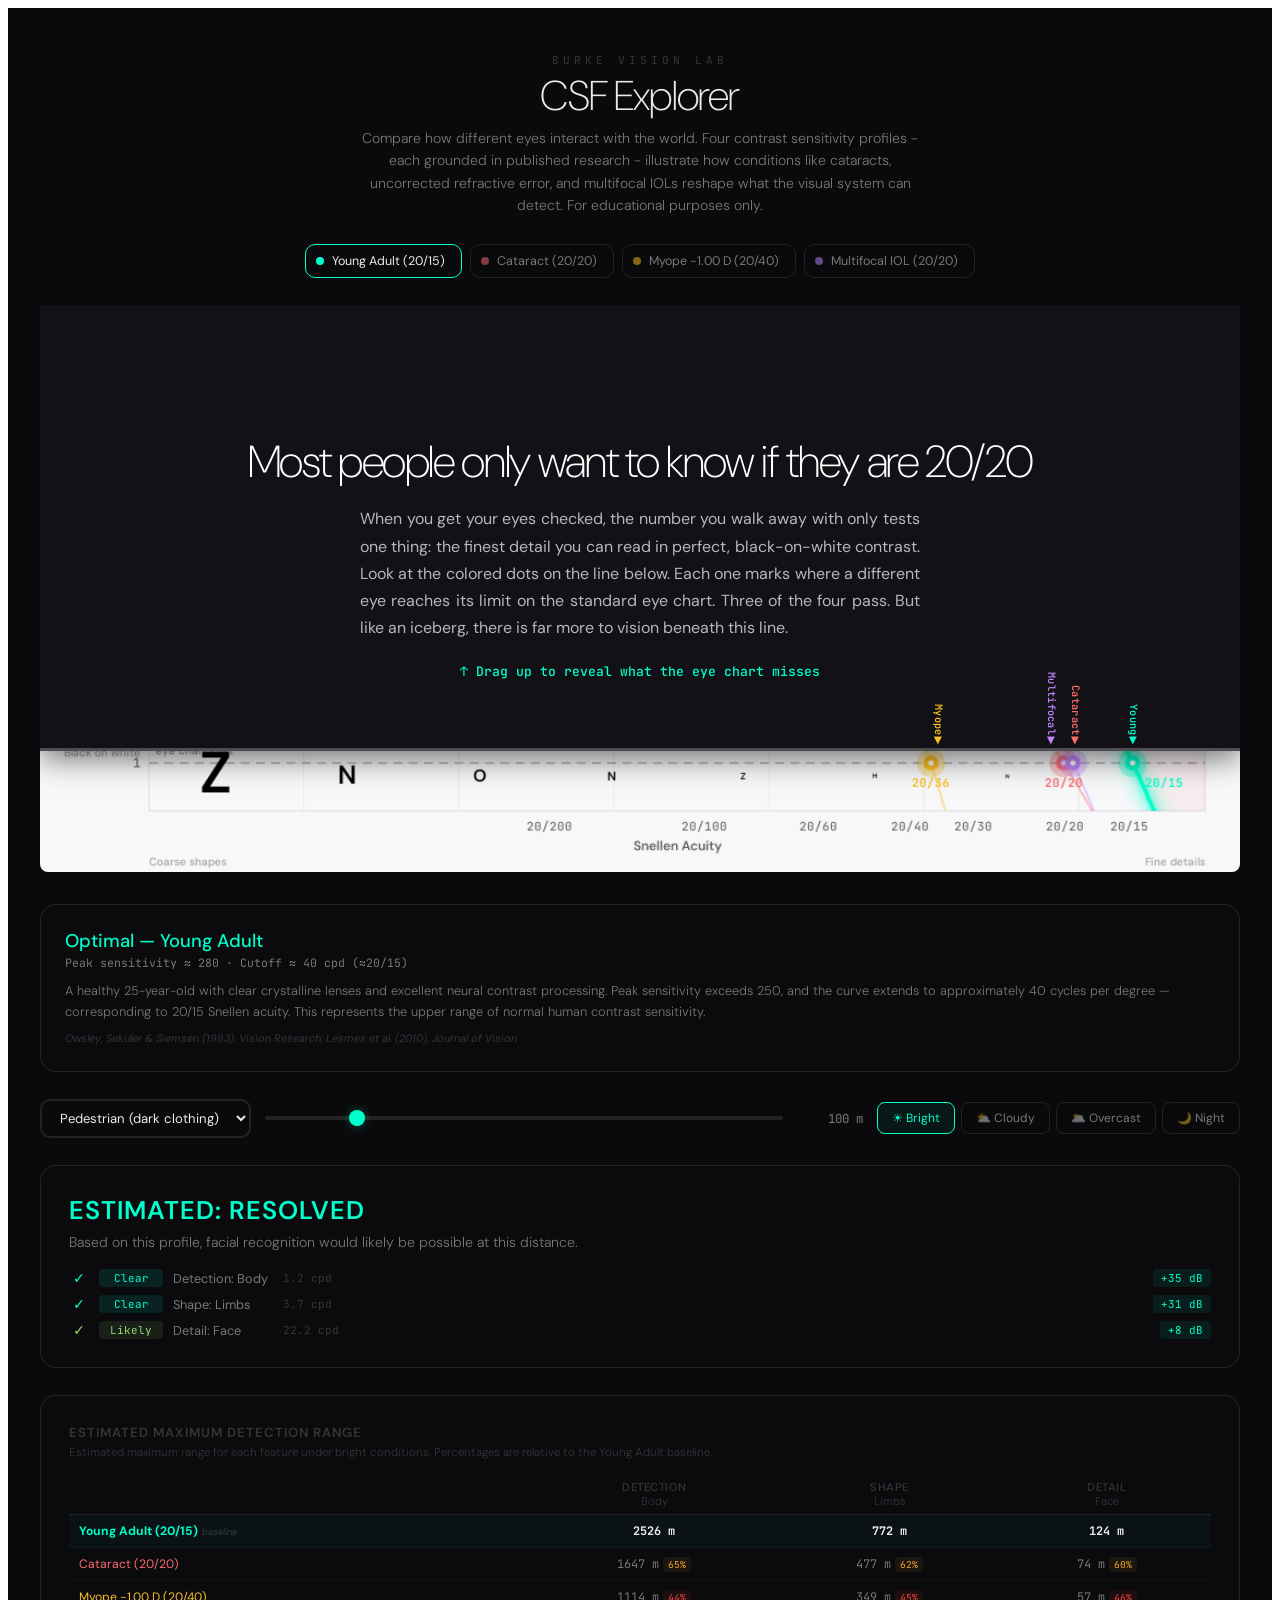
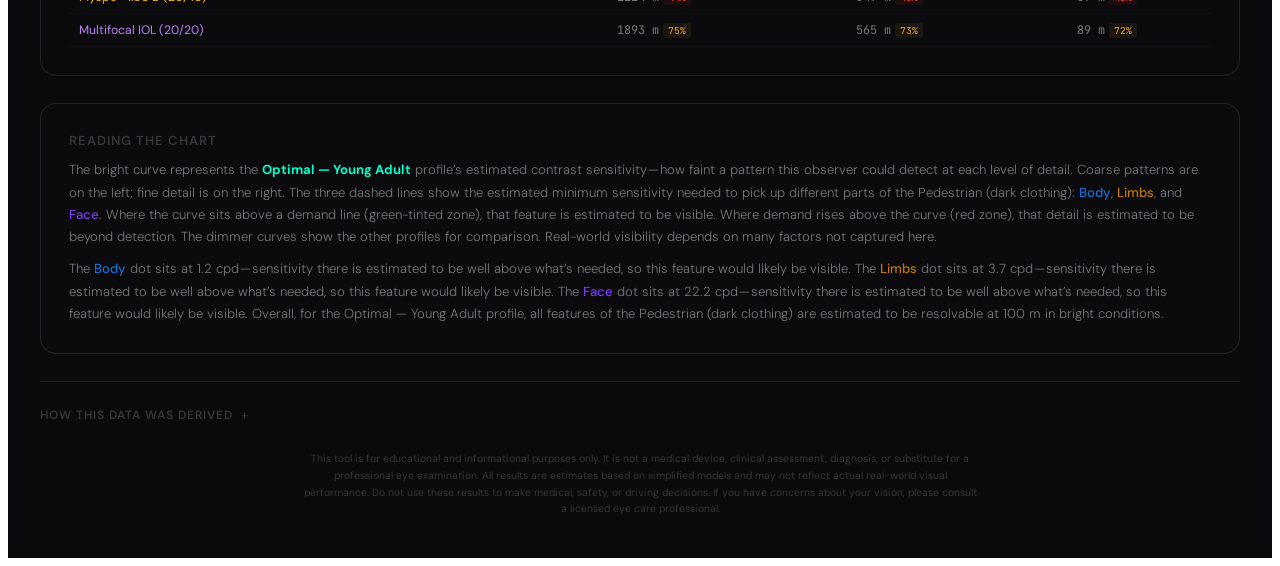
<file: handoff-fixes/csf-explorer.html>
<!DOCTYPE html><html lang="en"><head>
<meta charset="UTF-8"><meta name="viewport" content="width=device-width,initial-scale=1">
<title>CSF Explorer — Burke Vision Lab</title>
<link rel="preconnect" href="https://fonts.googleapis.com">
<link href="https://fonts.googleapis.com/css2?family=DM+Sans:opsz,wght@9..40,200;9..40,300;9..40,400;9..40,500;9..40,600;9..40,700&family=JetBrains+Mono:wght@200;300;400;500;700&display=swap" rel="stylesheet">
<style>
:root{--bg:#0a0a0c;--chrome:#0a0a0c;--s1:#0c0c10;--s2:#111118;--a:#00ffcc;--as:rgba(0,255,204,.06);--ag:rgba(0,255,204,.25);--a2:rgba(0,255,204,.12);--b:rgba(255,255,255,.06);--b2:rgba(255,255,255,.10);--t1:rgba(255,255,255,.92);--t2:rgba(255,255,255,.45);--t3:rgba(255,255,255,.18);--e:#ff453a;--f:'DM Sans',-apple-system,system-ui,sans-serif;--m:'JetBrains Mono','SF Mono',monospace;--ez:cubic-bezier(.22,.68,0,1.04);--ez-out:cubic-bezier(0,.55,.45,1);--settle:550ms}
.csf-explorer-root,.csf-explorer-root *,.csf-explorer-root *::before,.csf-explorer-root *::after{box-sizing:border-box;margin:0;padding:0}
.csf-explorer-root{background:#0a0a0c;width:100%;max-width:100%;overflow-x:hidden;display:flex;flex-direction:column;align-items:center;padding:clamp(24px,5vh,60px) 20px 40px;font-family:var(--f);color:var(--t1);-webkit-font-smoothing:antialiased}
@keyframes settleUp{from{opacity:0;transform:translateY(14px)}to{opacity:1;transform:translateY(0)}}
@keyframes fadeIn{from{opacity:0}to{opacity:1}}

/* ─── Layout ─── */
.csf-explorer-root .page{max-width:1200px;width:100%;display:flex;flex-direction:column;align-items:center;gap:clamp(16px,3vh,28px)}
.csf-explorer-root .csfe-header{text-align:center;display:flex;flex-direction:column;align-items:center;gap:6px;opacity:0;animation:settleUp var(--settle) var(--ez) .05s forwards;position:static}
.csf-explorer-root .csfe-brand{font-family:var(--m);font-size:.7rem;letter-spacing:4px;text-transform:uppercase;color:var(--t3)}
.csf-explorer-root .csfe-title{font-size:clamp(1.6rem,4vw,2.6rem);font-weight:200;line-height:1.15;letter-spacing:-.02em;position:static}
.csf-explorer-root .csfe-subtitle{font-size:clamp(.7rem,1.2vw,.88rem);color:var(--t2);max-width:580px;line-height:1.6;font-weight:300;position:static}

/* ─── Profile pills ─── */
.csf-explorer-root .profile-pills{display:flex;flex-wrap:wrap;gap:8px;justify-content:center;opacity:0;animation:settleUp var(--settle) var(--ez) .12s forwards}
.csf-explorer-root .profile-pill{padding:8px 16px;border-radius:10px;border:1.5px solid var(--b2);background:transparent;color:var(--t2);font-family:var(--f);font-size:.78rem;cursor:pointer;transition:all .2s;-webkit-tap-highlight-color:transparent;white-space:nowrap;position:relative;padding-left:26px}
.csf-explorer-root .profile-pill::before{content:'';position:absolute;left:10px;top:50%;transform:translateY(-50%);width:8px;height:8px;border-radius:50%;background:var(--pill-color,#888);opacity:.5;transition:opacity .2s}
.csf-explorer-root .profile-pill:hover{border-color:rgba(255,255,255,.2);color:var(--t1)}
.csf-explorer-root .profile-pill.active{color:var(--t1);border-color:var(--pill-color,#888)}
.csf-explorer-root .profile-pill.active::before{opacity:1}
.csf-explorer-root .profile-select{display:none}

/* ─── Profile info card ─── */
.csf-explorer-root .profile-info{width:100%;border-radius:16px;border:1.5px solid var(--b2);background:rgba(12,12,16,.8);padding:clamp(14px,2.5vw,24px);opacity:0;animation:settleUp var(--settle) var(--ez) .18s forwards}
.csf-explorer-root .profile-info-name{font-size:clamp(.9rem,2vw,1.15rem);font-weight:500;margin-bottom:2px}
.csf-explorer-root .profile-info-stats{font-family:var(--m);font-size:.72rem;color:var(--t2);margin-bottom:10px}
.csf-explorer-root .profile-info-desc{font-size:.8rem;color:var(--t2);line-height:1.65;font-weight:300;margin-bottom:8px}
.csf-explorer-root .profile-info-refs{font-size:.68rem;color:var(--t3);line-height:1.5;font-style:italic}

/* ─── Canvas ─── */
.csf-explorer-root .canvas-wrap{width:100%;opacity:0;animation:settleUp var(--settle) var(--ez) .25s forwards;position:relative}
.csf-explorer-root #csf-canvas{width:100%;height:auto;border-radius:8px}

/* ─── Reveal overlay ─── */
.csf-explorer-root .reveal-wrap{position:relative;overflow:hidden}
.csf-explorer-root .reveal-overlay{position:absolute;left:0;right:0;top:0;background:#111116;border-bottom:3px solid rgba(255,255,255,.25);box-shadow:0 6px 30px rgba(0,0,0,.6);transition:height .4s cubic-bezier(.22,.68,0,1.04);cursor:grab;touch-action:none;z-index:10;display:flex;flex-direction:column;justify-content:flex-end;align-items:center;padding:28px 28px 0;text-align:justify;user-select:none;-webkit-user-select:none;overflow:hidden}
.csf-explorer-root .reveal-overlay:active{cursor:grabbing}
.csf-explorer-root .reveal-overlay .reveal-content{transition:opacity .3s;display:flex;flex-direction:column;align-items:center}
.csf-explorer-root .reveal-overlay .reveal-hero{font-size:clamp(1.6rem,4vw,2.8rem);font-weight:200;color:#fff;line-height:1.2;text-align:center;letter-spacing:-.03em;margin-bottom:16px}
@media(max-width:640px){.csf-explorer-root .reveal-overlay .reveal-hero{display:none}}
.csf-explorer-root .reveal-overlay .reveal-body{font-size:clamp(.85rem,1.4vw,1rem);color:rgba(255,255,255,.7);max-width:560px;line-height:1.7;font-weight:400;margin-bottom:14px}
.csf-explorer-root .reveal-body-mobile{display:none}
@media(max-width:640px){.csf-explorer-root .reveal-body-desktop{display:none}.csf-explorer-root .reveal-body-mobile{display:block;font-size:.62rem;line-height:1.25;margin-bottom:2px;text-align:center;color:rgba(255,255,255,.85)}}
.csf-explorer-root .reveal-bottom{display:flex;flex-direction:column;width:100%;flex-shrink:0}
.csf-explorer-root .reveal-arrows{position:relative;width:100%;height:60px;flex-shrink:0}
.csf-explorer-root .reveal-arrow{position:absolute;transform:translateX(-50%);display:flex;flex-direction:column;align-items:center;font-family:var(--m);font-weight:600;line-height:1;bottom:0}
.csf-explorer-root .reveal-arrow .arrow-label{writing-mode:vertical-rl;text-orientation:mixed;font-size:clamp(.55rem,.8vw,.68rem);white-space:nowrap;letter-spacing:.03em}
.csf-explorer-root .reveal-arrow .arrow-tip{font-size:clamp(.65rem,1vw,.8rem);animation:arrowBounce 1.5s ease-in-out infinite}
@keyframes arrowBounce{0%,100%{transform:translateY(0)}50%{transform:translateY(3px)}}
.csf-explorer-root .reveal-handle{display:flex;align-items:center;justify-content:center;gap:8px;padding:8px 20px;cursor:grab}
.csf-explorer-root .reveal-handle:active{cursor:grabbing}
.csf-explorer-root .reveal-handle .handle-text{font-family:var(--m);font-size:.82rem;font-weight:500;color:var(--a);animation:revealPulse 2s ease-in-out infinite}
@keyframes revealPulse{0%,100%{opacity:.5;transform:translateY(0)}50%{opacity:1;transform:translateY(2px)}}
@media(max-width:640px){
  .csf-explorer-root .reveal-overlay{padding:6px 10px 0;justify-content:flex-end}
  .csf-explorer-root .reveal-overlay .reveal-content{margin-bottom:2px}
  .csf-explorer-root .reveal-bottom{flex-direction:column-reverse;align-items:stretch;gap:0}
  .csf-explorer-root .reveal-handle{padding:3px 8px;border-top:1px solid rgba(255,255,255,.08);justify-content:center}
  .csf-explorer-root .reveal-handle .handle-text{font-size:.55rem;white-space:normal;text-align:center;line-height:1.2}
  .csf-explorer-root .reveal-arrows{height:38px}
  .csf-explorer-root .reveal-arrow .arrow-label{font-size:.45rem}
  .csf-explorer-root .reveal-arrow .arrow-tip{font-size:.55rem}
}

/* ─── Controls ─── */
.csf-explorer-root .controls{display:flex;flex-wrap:wrap;align-items:center;gap:14px;width:100%;opacity:0;animation:settleUp var(--settle) var(--ez) .35s forwards}
.csf-explorer-root .obj-select{padding:8px 14px;border-radius:10px;border:2px solid var(--b2);background:var(--chrome);color:var(--t1);font-family:var(--f);font-size:.82rem;cursor:pointer;outline:0;min-width:200px;transition:border-color .3s}
.csf-explorer-root .obj-select:focus{border-color:var(--a)}
.csf-explorer-root .obj-select option{background:#111118;color:var(--t1)}
.csf-explorer-root .dist-group{display:flex;align-items:center;gap:10px;flex:1;min-width:200px}
.csf-explorer-root .dist-slider{flex:1;-webkit-appearance:none;appearance:none;height:4px;border-radius:2px;background:var(--b2);outline:0;cursor:pointer}
.csf-explorer-root .dist-slider::-webkit-slider-thumb{-webkit-appearance:none;width:16px;height:16px;border-radius:50%;background:var(--a);box-shadow:0 0 10px rgba(0,255,204,.3);cursor:pointer}
.csf-explorer-root .dist-slider::-moz-range-thumb{width:16px;height:16px;border-radius:50%;background:var(--a);border:0;box-shadow:0 0 10px rgba(0,255,204,.3);cursor:pointer}
.csf-explorer-root .dist-val{font-family:var(--m);font-size:.78rem;color:var(--t2);white-space:nowrap;min-width:70px;text-align:right}
.csf-explorer-root .lighting-pills{display:flex;gap:6px}
.csf-explorer-root .light-pill{padding:7px 14px;border-radius:8px;border:1.5px solid var(--b2);background:transparent;color:var(--t2);font-family:var(--f);font-size:.75rem;cursor:pointer;transition:all .2s;-webkit-tap-highlight-color:transparent;white-space:nowrap}
.csf-explorer-root .light-pill:hover{border-color:rgba(255,255,255,.2);color:var(--t1)}
.csf-explorer-root .light-pill.active{border-color:var(--a);color:var(--a);background:var(--as)}

/* ─── Verdict card ─── */
.csf-explorer-root .verdict-card{width:100%;border-radius:16px;border:1.5px solid var(--b2);background:rgba(12,12,16,.8);padding:clamp(16px,3vw,28px);opacity:0;animation:settleUp var(--settle) var(--ez) .4s forwards}
.csf-explorer-root .verdict-status{font-size:clamp(1.1rem,2.5vw,1.6rem);font-weight:600;letter-spacing:1px;text-transform:uppercase;margin-bottom:4px}
.csf-explorer-root .verdict-status.resolved{color:#00ffcc}
.csf-explorer-root .verdict-status.detected{color:#F5A623}
.csf-explorer-root .verdict-status.invisible{color:#ff453a}
.csf-explorer-root .verdict-desc{font-size:clamp(.72rem,1.1vw,.88rem);color:var(--t2);line-height:1.6;margin-bottom:16px;font-weight:300}
.csf-explorer-root .feat-rows{display:flex;flex-direction:column;gap:8px}
.csf-explorer-root .feat-row{display:flex;align-items:center;gap:10px;font-size:.8rem}
.csf-explorer-root .feat-icon{font-size:.9rem;width:20px;text-align:center}
.csf-explorer-root .feat-icon.clear{color:#00ffcc}
.csf-explorer-root .feat-icon.likely{color:#8fdc6a}
.csf-explorer-root .feat-icon.marginal{color:#F5A623}
.csf-explorer-root .feat-icon.unlikely{color:#e87040}
.csf-explorer-root .feat-icon.invisible{color:#ff453a}
.csf-explorer-root .feat-label{font-family:var(--m);font-size:.68rem;padding:2px 8px;border-radius:4px;min-width:64px;text-align:center}
.csf-explorer-root .feat-label.clear{color:#00ffcc;background:rgba(0,255,204,.10)}
.csf-explorer-root .feat-label.likely{color:#8fdc6a;background:rgba(143,220,106,.10)}
.csf-explorer-root .feat-label.marginal{color:#F5A623;background:rgba(245,166,35,.10)}
.csf-explorer-root .feat-label.unlikely{color:#e87040;background:rgba(232,112,64,.10)}
.csf-explorer-root .feat-label.invisible{color:#ff453a;background:rgba(255,69,58,.10)}
.csf-explorer-root .feat-name{color:var(--t2);min-width:100px}
.csf-explorer-root .feat-freq{font-family:var(--m);font-size:.7rem;color:var(--t3)}
.csf-explorer-root .feat-margin{font-family:var(--m);font-size:.68rem;padding:2px 8px;border-radius:4px;margin-left:auto}
.csf-explorer-root .feat-margin.pos{color:#00ffcc;background:rgba(0,255,204,.08)}
.csf-explorer-root .feat-margin.neg{color:#ff453a;background:rgba(255,69,58,.08)}

/* ─── Explain card ─── */
.csf-explorer-root .explain-card{width:100%;border-radius:16px;border:1.5px solid var(--b2);background:rgba(12,12,16,.8);padding:clamp(16px,3vw,28px);opacity:0;animation:settleUp var(--settle) var(--ez) .45s forwards}
.csf-explorer-root .explain-heading{font-size:.82rem;font-weight:600;letter-spacing:1px;text-transform:uppercase;color:var(--t3);margin-bottom:10px}
.csf-explorer-root .explain-body{font-size:.82rem;color:var(--t2);line-height:1.7;font-weight:300}
.csf-explorer-root .explain-body p{margin-bottom:10px}
.csf-explorer-root .explain-body p:last-child{margin-bottom:0}

/* ─── Comparison card ─── */
.csf-explorer-root .comparison-card{width:100%;border-radius:16px;border:1.5px solid var(--b2);background:rgba(12,12,16,.8);padding:clamp(16px,3vw,28px);opacity:0;animation:settleUp var(--settle) var(--ez) .42s forwards}
.csf-explorer-root .comparison-heading{font-size:.82rem;font-weight:600;letter-spacing:1px;text-transform:uppercase;color:var(--t3);margin-bottom:4px}
.csf-explorer-root .comparison-subheading{font-size:.72rem;color:var(--t3);margin-bottom:14px;font-weight:300}
.csf-explorer-root .comparison-table-wrap{overflow-x:auto;-webkit-overflow-scrolling:touch}
.csf-explorer-root .comparison-table{width:100%;border-collapse:collapse;font-size:.78rem}
.csf-explorer-root .comparison-table th{text-align:center;padding:6px 10px;color:var(--t3);font-weight:500;font-size:.7rem;text-transform:uppercase;letter-spacing:.5px;border-bottom:1px solid var(--b2)}
.csf-explorer-root .comparison-table th:first-child{text-align:left}
.csf-explorer-root .comparison-table td{padding:8px 10px;text-align:center;color:var(--t2);font-family:var(--m);font-size:.74rem;border-bottom:1px solid rgba(255,255,255,.03)}
.csf-explorer-root .comparison-table td:first-child{text-align:left;font-family:var(--f);font-size:.76rem;font-weight:400;white-space:nowrap}
.csf-explorer-root .comparison-table tr.ref-row td{background:rgba(0,255,204,.03)}
.csf-explorer-root .comparison-table tr.sel-row td{font-weight:700;color:var(--t1)}
.csf-explorer-root .comparison-table .ref-tag{font-size:.58rem;color:var(--t3);font-weight:400;font-style:italic;margin-left:4px}
.csf-explorer-root .comparison-table .dist-pct{display:inline-block;font-size:.6rem;padding:1px 5px;border-radius:3px;margin-left:4px;font-weight:400}
.csf-explorer-root .comparison-table .dist-pct.good{color:#00ffcc;background:rgba(0,255,204,.08)}
.csf-explorer-root .comparison-table .dist-pct.moderate{color:#F5A623;background:rgba(245,166,35,.08)}
.csf-explorer-root .comparison-table .dist-pct.poor{color:#ff453a;background:rgba(255,69,58,.08)}
.csf-explorer-root .night-callout{margin-top:14px;padding:12px 16px;border-radius:10px;font-size:.75rem;line-height:1.6;font-weight:300}
.csf-explorer-root .night-callout.retro{color:var(--t2);background:rgba(0,255,204,.04);border:1px solid rgba(0,255,204,.12)}
.csf-explorer-root .night-callout.danger{color:rgba(255,69,58,.85);background:rgba(255,69,58,.05);border:1px solid rgba(255,69,58,.15)}

/* ─── Reference section ─── */
.csf-explorer-root .ref-section{width:100%;border-top:1px solid var(--b2);padding-top:clamp(16px,3vw,24px);opacity:0;animation:settleUp var(--settle) var(--ez) .5s forwards}
.csf-explorer-root .ref-heading{font-size:.75rem;font-weight:600;letter-spacing:1px;text-transform:uppercase;color:var(--t3);margin-bottom:0;cursor:pointer;display:flex;align-items:center;gap:8px}
.csf-explorer-root .ref-heading::after{content:'+';font-size:.9rem;font-weight:300;transition:transform .2s}
.csf-explorer-root .ref-heading.open::after{content:'\2212'}
.csf-explorer-root .ref-body{font-size:.75rem;color:var(--t2);line-height:1.7;font-weight:300;display:none;margin-top:10px}
.csf-explorer-root .ref-body.open{display:block}
.csf-explorer-root .ref-body p{margin-bottom:8px}
.csf-explorer-root .ref-body p:last-child{margin-bottom:0}
.csf-explorer-root .ref-body strong{color:var(--t2);font-weight:500}

/* ─── Embed mode ─── */
body.embed{padding:10px 10px 20px;min-height:0;background:#0a0a0c}
body.embed .csf-explorer-root .page{max-width:100%;gap:clamp(10px,2vh,18px)}
body.embed .csf-explorer-root .csfe-header{animation:none;opacity:1;gap:4px}
body.embed .csf-explorer-root .csfe-title{font-size:clamp(1.1rem,3vw,1.6rem)}
body.embed .csf-explorer-root .csfe-subtitle{font-size:clamp(.6rem,1vw,.75rem);max-width:480px}
body.embed .csf-explorer-root .profile-pills,body.embed .csf-explorer-root .profile-info,body.embed .csf-explorer-root .canvas-wrap,body.embed .csf-explorer-root .controls,body.embed .csf-explorer-root .verdict-card,body.embed .csf-explorer-root .comparison-card,body.embed .csf-explorer-root .explain-card,body.embed .csf-explorer-root .ref-section{animation:none;opacity:1}
body.embed .csf-explorer-root .profile-pills{gap:6px}
body.embed .csf-explorer-root .profile-pill{font-size:.72rem;padding:6px 12px;padding-left:22px}
body.embed .csf-explorer-root .profile-pill::before{width:6px;height:6px;left:8px}
body.embed .csf-explorer-root .profile-info{padding:clamp(10px,2vw,16px);border-radius:12px}
body.embed .csf-explorer-root .verdict-card,body.embed .csf-explorer-root .explain-card{border-radius:12px;padding:clamp(12px,2.5vw,20px)}
body.embed .csf-explorer-root .ref-section{padding-top:clamp(10px,2vw,16px)}

/* ─── Responsive ─── */
@media(max-width:640px){
  .csf-explorer-root .controls{flex-direction:column;align-items:stretch}
  .csf-explorer-root .obj-select{min-width:0;width:100%}
  .csf-explorer-root .dist-group{min-width:0}
  .csf-explorer-root .lighting-pills{justify-content:center}
  .csf-explorer-root .profile-pills{display:none}
  .csf-explorer-root .profile-select{display:block;width:100%;padding:10px 14px;border-radius:10px;border:1.5px solid var(--b2);background:var(--chrome);color:var(--t1);font-family:var(--f);font-size:.82rem;cursor:pointer;outline:none;-webkit-appearance:none;appearance:none;background-image:url("data:image/svg+xml,%3Csvg xmlns='http://www.w3.org/2000/svg' width='12' height='8'%3E%3Cpath d='M1 1l5 5 5-5' stroke='%23888' stroke-width='1.5' fill='none'/%3E%3C/svg%3E");background-repeat:no-repeat;background-position:right 12px center}
  .csf-explorer-root .profile-select option{background:#111;color:#eee}
  body.embed{padding:6px 6px 14px}
  body.embed .csf-explorer-root .page{gap:10px}
  body.embed .csf-explorer-root .controls{gap:10px}
  body.embed .csf-explorer-root .obj-select{font-size:.78rem;padding:7px 12px}
  body.embed .csf-explorer-root .dist-slider::-webkit-slider-thumb{width:22px;height:22px}
  body.embed .csf-explorer-root .dist-slider::-moz-range-thumb{width:22px;height:22px}
  body.embed .csf-explorer-root .light-pill{padding:8px 12px;font-size:.72rem}
  body.embed .csf-explorer-root .verdict-status{font-size:clamp(.95rem,4vw,1.3rem)}
  body.embed .csf-explorer-root .verdict-desc{font-size:clamp(.68rem,2.5vw,.82rem)}
  body.embed .csf-explorer-root .feat-row{font-size:.72rem;gap:6px;flex-wrap:wrap}
  body.embed .csf-explorer-root .feat-name{min-width:80px;font-size:.68rem}
  body.embed .csf-explorer-root .feat-freq{font-size:.62rem}
  body.embed .csf-explorer-root .feat-margin{font-size:.6rem}
  body.embed .csf-explorer-root .explain-heading{font-size:.72rem}
  body.embed .csf-explorer-root .explain-body{font-size:.72rem;line-height:1.6}
  body.embed .csf-explorer-root .ref-heading{font-size:.65rem}
  body.embed .csf-explorer-root .ref-body{font-size:.65rem}
}
</style>
</head><body>
<div class="csf-explorer-root">
<div class="page">
  <div class="csfe-header">
    <div class="csfe-brand">Burke Vision Lab</div>
    <div class="csfe-title">CSF Explorer</div>
    <div class="csfe-subtitle">Compare how different eyes interact with the world. Four contrast sensitivity profiles - each grounded in published research - illustrate how conditions like cataracts, uncorrected refractive error, and multifocal IOLs reshape what the visual system can detect. For educational purposes only.</div>
  </div>

  <div class="profile-pills" id="profile-pills"></div>
  <select class="profile-select" id="profile-select"></select>

  <div class="canvas-wrap">
    <div class="reveal-wrap" id="reveal-wrap">
      <canvas id="csf-canvas"></canvas>
      <div class="reveal-overlay" id="reveal-overlay">
        <div class="reveal-content" id="reveal-content">
          <div class="reveal-hero">Most people only want to know if they are 20/20</div>
          <div class="reveal-body reveal-body-desktop">When you get your eyes checked, the number you walk away with only tests one thing: the finest detail you can read in perfect, black-on-white contrast. Look at the colored dots on the line below. Each one marks where a different eye reaches its limit on the standard eye chart. Three of the four pass. But like an iceberg, there is far more to vision beneath this line.</div>
          <div class="reveal-body reveal-body-mobile">Three of these four eyes pass 20/20. Drag up to see what the chart misses.</div>
        </div>
        <div class="reveal-bottom" id="reveal-bottom">
          <div class="reveal-handle" id="reveal-handle">
            <span class="handle-text" id="handle-text">&uarr; drag up to reveal what the eye chart misses</span>
          </div>
          <div class="reveal-arrows" id="reveal-arrows"></div>
        </div>
      </div>
    </div>
  </div>

  <div class="profile-info" id="profile-info">
    <div class="profile-info-name" id="profile-info-name"></div>
    <div class="profile-info-stats" id="profile-info-stats"></div>
    <div class="profile-info-desc" id="profile-info-desc"></div>
    <div class="profile-info-refs" id="profile-info-refs"></div>
  </div>

  <div class="controls">
    <select class="obj-select" id="obj-select" onchange="onControlChange()"></select>
    <div class="dist-group">
      <input class="dist-slider" id="dist-slider" type="range" oninput="onControlChange()">
      <div class="dist-val" id="dist-val">150 yd</div>
    </div>
    <div class="lighting-pills" id="lighting-pills"></div>
  </div>

  <div class="verdict-card" id="verdict-card">
    <div class="verdict-status" id="verdict-status">--</div>
    <div class="verdict-desc" id="verdict-desc"></div>
    <div class="feat-rows" id="feat-rows"></div>
  </div>

  <div class="comparison-card" id="comparison-card">
    <div class="comparison-heading">Estimated maximum detection range</div>
    <div class="comparison-subheading" id="comparison-subheading">How far could each eye detect these features? Young Adult is the baseline.</div>
    <div class="comparison-table-wrap"><table class="comparison-table" id="comparison-table"></table></div>
    <div id="comparison-note"></div>
  </div>

  <div class="explain-card">
    <div class="explain-heading">Reading the chart</div>
    <div class="explain-body" id="explain-body"></div>
  </div>

  <div class="ref-section">
    <div class="ref-heading" onclick="this.classList.toggle('open');this.nextElementSibling.classList.toggle('open')">How this data was derived</div>
    <div class="ref-body">
      <p><strong>CSF model</strong> - Log-parabola contrast sensitivity function from Lesmes et al. (2010), "Bayesian adaptive estimation of the contrast sensitivity function: The quick CSF method." The four parameters (gain, peak frequency, bandwidth, truncation) define the curve shape. The multifocal IOL profile adds a Gaussian dip to model diffractive energy loss at mid-frequencies.</p>
      <p><strong>Sample profiles</strong> - The four profiles are illustrative examples based on published normative and clinical data; they do not represent fits to individual patient data. Young adult: Owsley, Sekuler &amp; Siemsen (1983), "Contrast sensitivity throughout adulthood," <em>Vision Research</em>; Lesmes et al. (2010). Early cataract: Hess &amp; Woo (1978), "Vision through cataracts," <em>IOVS</em>; Elliott &amp; Situ (1998), "Visual acuity versus letter contrast sensitivity in early cataract," <em>Vision Research</em>. Uncorrected myopia: optical defocus effects per Atchison &amp; Smith (2000), <em>Optics of the Human Eye</em>. Multifocal IOL: Mont&eacute;s-Mic&oacute; &amp; Ali&oacute; (2003), "Distance and near contrast sensitivity function after multifocal intraocular lens implantation," <em>J Cataract Refract Surg</em>; Leyland &amp; Zinicola (2003), "Multifocal versus monofocal intraocular lenses in cataract surgery," <em>Ophthalmology</em>.</p>
      <p><strong>Object sizes</strong> - Golf ball: USGA Rules of Golf (diameter 42.67 mm, dimple ~3.5 mm). Hi-vis vest: ANSI/ISEA 107-2020 (5 cm retroreflective tape). Highway signs: FHWA MUTCD Series E(Modified) (16-inch uppercase, 20% stroke width). Pedestrian: anthropometric averages (shoulder width ~45 cm, head ~25 cm). Deer: whitetail shoulder height ~1 m; D'Angelo et al. (2023).</p>
      <p><strong>Contrast values</strong> - Michelson contrast computed from published surface reflectance data. Daytime values derived from material albedo against typical backgrounds. Night retroreflective values based on ASTM E810 standard practice and FHWA-HRT-07-040 retroreflectivity report.</p>
      <p><strong>Fourier demand model</strong> - Broadband features modeled as step-edge stimuli: S<sub>req</sub>(f) = sqrt(1 + (&pi; f &theta;)&sup2;) / C. Texture features use a Gaussian bandpass model. Framework follows Campbell &amp; Robson (1968) and Watson &amp; Ahumada (2005).</p>
    </div>
  </div>

  <div class="disclaimer" style="font-size:.65rem;color:var(--t3);line-height:1.6;text-align:center;max-width:680px;margin:0 auto;opacity:0;animation:settleUp var(--settle) var(--ez) .55s forwards">This tool is for educational and informational purposes only. It is not a medical device, clinical assessment, diagnosis, or substitute for a professional eye examination. All results are estimates based on simplified models and may not reflect actual real-world visual performance. Do not use these results to make medical, safety, or driving decisions. If you have concerns about your vision, please consult a licensed eye care professional.</div>
</div>
</div>

<script>
/* ════════════════════════════════════════════════════════
   CSF Explorer — Burke Vision Lab
   Comparative profile viewer with real-world scenarios
   ════════════════════════════════════════════════════════ */

// ── CSF Math ──
function logParabolaCSF(freq, g, f, b, d) {
    const safeFreq = Math.max(0.05, freq);
    const logF = Math.log10(safeFreq);
    const logPeak = Math.log10(Math.max(0.2, f));
    const delta = logF - logPeak;
    const baseDrop = Math.max(0.2, b) * delta * delta;
    const highFreqDrop = (delta > 0) ? Math.max(0.2, d) * Math.pow(delta, 4) : 0;
    return g - baseDrop - highFreqDrop;
}

/** Compute logS for a profile, including optional Gaussian dip (MF IOL) */
function profileCSF(freq, profile) {
    var logS = logParabolaCSF(freq, profile.g, profile.f, profile.b, profile.d);
    if (profile.dip) {
        var logF = Math.log10(Math.max(0.05, freq));
        var logCenter = Math.log10(profile.dip.center);
        var z = (logF - logCenter) / profile.dip.sigma;
        logS -= profile.dip.amplitude * Math.exp(-0.5 * z * z);
    }
    return logS;
}

function getCSFCurve(profile, n) {
    n = n || 300;
    var curve = [];
    for (var i = 0; i < n; i++) {
        var freq = Math.pow(10, -0.3 + i * 2.05 / (n - 1));
        curve.push({ freq: freq, logS: profileCSF(freq, profile) });
    }
    return curve;
}

// ── Profiles ──
// Parameters chosen to match published CSF characteristics for each condition.
// See reference section for citations.
var PROFILES = [
    {
        id: 'young-adult',
        name: 'Optimal \u2014 Young Adult',
        label: 'Young Adult (20/15)',
        color: '#00ffcc',
        g: 2.45, f: 4.0, b: 1.40, d: 1.00,
        dip: null,
        stats: 'Peak sensitivity \u2248 280 \u00b7 Cutoff \u2248 40 cpd (\u224820/15)',
        description: 'A healthy 25-year-old with clear crystalline lenses and excellent neural contrast processing. Peak sensitivity exceeds 250, and the curve extends to approximately 40 cycles per degree \u2014 corresponding to 20/15 Snellen acuity. This represents the upper range of normal human contrast sensitivity.',
        references: 'Owsley, Sekuler & Siemsen (1983), Vision Research; Lesmes et al. (2010), Journal of Vision'
    },
    {
        id: 'cataract',
        name: 'Early Nuclear Cataract',
        label: 'Cataract (20/20)',
        color: '#ff6b6b',
        g: 1.65, f: 4.0, b: 1.40, d: 1.00,
        dip: null,
        stats: 'Peak sensitivity \u2248 45 \u00b7 Cutoff \u2248 30 cpd (\u224820/20)',
        description: 'A 62-year-old with early nuclear opalescence (LOCS III NO2). Despite reading the 20/20 line on the acuity chart, peak contrast sensitivity has dropped to about one-sixth of the young adult\u2019s value. Light scatter from the opacifying lens reduces contrast across all spatial frequencies. This is why early cataract patients often report \u201cwashed out\u201d or \u201cfoggy\u201d vision even when their letter acuity measures normally.',
        references: 'Hess & Woo (1978), IOVS; Elliott & Situ (1998), Vision Research'
    },
    {
        id: 'myope',
        name: 'Uncorrected Myopia \u22121.00 D',
        label: 'Myope \u22121.00 D (20/40)',
        color: '#fbbf24',
        g: 2.15, f: 3.0, b: 0.90, d: 5.50,
        dip: null,
        stats: 'Peak sensitivity \u2248 140 \u00b7 Cutoff \u2248 16 cpd (\u224820/40)',
        description: 'A 32-year-old myope who is not wearing their glasses. The \u22121.00 D of optical defocus acts as a low-pass filter: low spatial frequencies are largely unaffected, but the blur progressively attenuates higher frequencies. The result is a curve that drops to zero much sooner than normal, with a cutoff around 16 cpd (approximately 20/40). Putting on the correct glasses would restore the curve to its full extent.',
        references: 'Atchison & Smith (2000), Optics of the Human Eye; standard optical transfer function theory'
    },
    {
        id: 'mfiol',
        name: 'Diffractive Multifocal IOL',
        label: 'Multifocal IOL (20/20)',
        color: '#c084fc',
        g: 2.20, f: 4.0, b: 1.40, d: 1.67,
        dip: { amplitude: 0.55, center: 8, sigma: 0.25 },
        stats: 'Peak sensitivity \u2248 86 \u00b7 Cutoff \u2248 30 cpd (\u224820/20) \u00b7 Prominent dip at 6\u201312 cpd',
        description: 'A 65-year-old pseudophake with a diffractive multifocal intraocular lens. The IOL splits incoming light between distance and near focal points, which inherently reduces the contrast energy available at each. Acuity is good \u2014 the curve reaches approximately 20/20 \u2014 but there is a characteristic depression in the 6\u201312 cpd range where the diffractive energy loss is greatest. Patients often describe \u201cwaxy\u201d or \u201chazy\u201d vision and reduced night driving comfort despite passing the acuity chart.',
        references: 'Mont\u00e9s-Mic\u00f3 & Ali\u00f3 (2003), J Cataract Refract Surg; Leyland & Zinicola (2003), Ophthalmology'
    }
];

// ── State ──
var currentProfileIndex = 0;
var currentObj = 2; // default: Pedestrian (dark clothing)
var currentLighting = 'bright';
var rafId = null;

// ── Object definitions ──
var OBJECTS = [
    {
        name: 'Golf Ball (fairway)',
        distRange: [10, 300], distDefault: 137, distStep: 5, distUnit: 'yd', distScale: 0.9144,
        features: [
            { label: 'Ball body',    size: 0.04267, contrast: { bright: 0.70, cloudy: 0.50, overcast: 0.25, night: 0.03 }, type: 'broadband' },
            { label: 'Ball edge',    size: 0.018,   contrast: { bright: 0.70, cloudy: 0.50, overcast: 0.25, night: 0.03 }, type: 'broadband' },
            { label: 'Dimple texture', size: 0.0035, contrast: { bright: 0.15, cloudy: 0.08, overcast: 0.04, night: 0.005 }, type: 'texture' },
        ],
        descriptions: {
            resolved: 'Based on this profile, the dimple pattern on the ball would likely be visible at this distance.',
            detected: 'The ball itself would likely be visible, but shape and surface details may not be resolvable.',
            invisible: 'Under these conditions, the ball would likely be very difficult to see.',
        },
    },
    {
        name: 'Golf Ball (sky)',
        distRange: [10, 300], distDefault: 137, distStep: 5, distUnit: 'yd', distScale: 0.9144,
        features: [
            { label: 'Ball body',    size: 0.04267, contrast: { bright: 0.40, cloudy: 0.25, overcast: 0.10, night: 0.01 }, type: 'broadband' },
            { label: 'Ball edge',    size: 0.018,   contrast: { bright: 0.40, cloudy: 0.25, overcast: 0.10, night: 0.01 }, type: 'broadband' },
            { label: 'Dimple texture', size: 0.0035, contrast: { bright: 0.04, cloudy: 0.02, overcast: 0.01, night: 0.002 }, type: 'texture' },
        ],
        descriptions: {
            resolved: 'Based on this profile, the dimple pattern would likely be visible against the sky.',
            detected: 'The ball in flight would likely be trackable, but surface detail may not be resolvable.',
            invisible: 'Under these conditions, the ball would likely be lost against the sky.',
        },
    },
    {
        name: 'Pedestrian (dark clothing)',
        distRange: [20, 500], distDefault: 100, distStep: 10, distUnit: 'm', distScale: 1,
        features: [
            // Dark clothing (~5-7% reflectance) vs dark road/vegetation — very low contrast
            // Reduced from typical values to reflect worst-case dark-on-dark scenario
            { label: 'Body',  size: 0.45,  contrast: { bright: 0.28, cloudy: 0.18, overcast: 0.08, night: 0.02 }, type: 'broadband' },
            { label: 'Limbs', size: 0.15,  contrast: { bright: 0.18, cloudy: 0.10, overcast: 0.04, night: 0.008 }, type: 'broadband' },
            { label: 'Face',  size: 0.025, contrast: { bright: 0.15, cloudy: 0.08, overcast: 0.03, night: 0.005 }, type: 'broadband' },
        ],
        nightNote: 'Dark clothing has no retroreflective properties. At night, a pedestrian in dark clothing is nearly invisible to drivers \u2014 contrast drops to near zero without headlight reflection. Compare with the hi-vis vest scenario to see the life-saving difference reflective materials make.',
        descriptions: {
            resolved: 'Based on this profile, facial recognition would likely be possible at this distance.',
            detected: 'A person would likely be detectable, but facial features may not be resolvable.',
            invisible: 'A dark-clothed pedestrian would likely be very difficult to detect here.',
        },
    },
    {
        name: 'Pedestrian (hi-vis vest)',
        distRange: [20, 500], distDefault: 100, distStep: 10, distUnit: 'm', distScale: 1,
        features: [
            { label: 'Vest',       size: 0.40, contrast: { bright: 0.85, cloudy: 0.70, overcast: 0.45, night: 0.15 }, type: 'broadband' },
            { label: 'Reflective strips', size: 0.05, contrast: { bright: 0.75, cloudy: 0.55, overcast: 0.30, night: 0.85 }, type: 'broadband' },
            { label: 'Face',       size: 0.025, contrast: { bright: 0.20, cloudy: 0.12, overcast: 0.04, night: 0.01 }, type: 'broadband' },
        ],
        descriptions: {
            resolved: 'Based on this profile, facial features and reflective details would likely be visible.',
            detected: 'The hi-vis vest would likely be spottable, but facial features may not be resolvable.',
            invisible: 'Even a hi-vis vest may not be detectable at this range and lighting.',
        },
        retroNote: 'The reflective strips on a hi-vis vest are retroreflective \u2014 they bounce headlight beams back toward the driver, so those strips actually become easier to see at night than in dim daylight.',
    },
    {
        name: 'Car on highway',
        distRange: [50, 1000], distDefault: 400, distStep: 25, distUnit: 'm', distScale: 1,
        features: [
            { label: 'Car body',    size: 1.8,   contrast: { bright: 0.40, cloudy: 0.28, overcast: 0.12, night: 0.04 }, type: 'broadband' },
            { label: 'Windshield',  size: 0.40,  contrast: { bright: 0.35, cloudy: 0.22, overcast: 0.10, night: 0.03 }, type: 'broadband' },
            { label: 'Plate text',  size: 0.010, contrast: { bright: 0.88, cloudy: 0.65, overcast: 0.30, night: 0.50 }, type: 'broadband' },
        ],
        descriptions: {
            resolved: 'Based on this profile, the license plate would likely be readable at this distance.',
            detected: 'The car would likely be visible, but the plate may not be readable.',
            invisible: 'The car would likely blend into the background at this range.',
        },
    },
    {
        name: 'Highway exit sign',
        distRange: [30, 500], distDefault: 76, distStep: 5, distUnit: 'm', distScale: 1,
        features: [
            { label: 'Sign face',      size: 3.6,   contrast: { bright: 0.85, cloudy: 0.70, overcast: 0.55, night: 0.75 }, type: 'broadband' },
            { label: 'Letter height',   size: 0.406, contrast: { bright: 0.85, cloudy: 0.70, overcast: 0.55, night: 0.75 }, type: 'broadband' },
            { label: 'Letter strokes',  size: 0.081, contrast: { bright: 0.85, cloudy: 0.70, overcast: 0.55, night: 0.75 }, type: 'broadband' },
        ],
        descriptions: {
            resolved: 'Based on this profile, the exit sign text would likely be readable at this distance.',
            detected: 'The green sign would likely be visible, but the lettering may not be readable.',
            invisible: 'The sign would likely not be visible at this range and lighting.',
        },
        retroNote: 'Highway signs use retroreflective sheeting that bounces headlight beams back toward the driver, so contrast actually improves at night compared to overcast daylight.',
    },
    {
        name: 'License plate',
        distRange: [5, 150], distDefault: 35, distStep: 5, distUnit: 'm', distScale: 1,
        features: [
            { label: 'Plate body',   size: 0.305, contrast: { bright: 0.80, cloudy: 0.60, overcast: 0.30, night: 0.60 }, type: 'broadband' },
            { label: 'Characters',   size: 0.070, contrast: { bright: 0.88, cloudy: 0.65, overcast: 0.30, night: 0.60 }, type: 'broadband' },
            { label: 'Char strokes', size: 0.010, contrast: { bright: 0.88, cloudy: 0.65, overcast: 0.30, night: 0.60 }, type: 'broadband' },
        ],
        descriptions: {
            resolved: 'Based on this profile, the plate characters would likely be readable at this distance.',
            detected: 'The plate would likely be visible, but characters may not be readable.',
            invisible: 'The plate would likely not be detectable at this range.',
        },
        retroNote: 'License plates use a retroreflective background that lights up under headlights, so contrast actually improves at night compared to overcast daylight.',
    },
    {
        name: 'Deer at roadside',
        distRange: [20, 500], distDefault: 100, distStep: 10, distUnit: 'm', distScale: 1,
        features: [
            { label: 'Body',    size: 1.0,  contrast: { bright: 0.35, cloudy: 0.22, overcast: 0.10, night: 0.03 }, type: 'broadband' },
            { label: 'Legs',    size: 0.08, contrast: { bright: 0.25, cloudy: 0.15, overcast: 0.06, night: 0.015 }, type: 'broadband' },
            { label: 'Eye/ear', size: 0.02, contrast: { bright: 0.20, cloudy: 0.12, overcast: 0.04, night: 0.01 }, type: 'broadband' },
        ],
        descriptions: {
            resolved: 'Based on this profile, the deer\'s eyes and ears would likely be visible at this distance.',
            detected: 'Something would likely be detectable, but identifying details may not be possible.',
            invisible: 'A deer would likely be very difficult to see against the roadside at this range.',
        },
    },
];

var LIGHTINGS = [
    { key: 'bright',   label: 'Bright',   icon: '\u2600\uFE0F' },
    { key: 'cloudy',   label: 'Cloudy',   icon: '\u26C5' },
    { key: 'overcast', label: 'Overcast', icon: '\uD83C\uDF25\uFE0F' },
    { key: 'night',    label: 'Night',    icon: '\uD83C\uDF19' },
];

// ── Fourier demand models ──
function broadbandDemand(freq, angularSizeDeg, contrast) {
    var x = Math.PI * freq * angularSizeDeg;
    return Math.sqrt(1 + x * x) / contrast;
}

function textureDemand(freq, angularSizeDeg, contrast) {
    var fc = 1 / (2 * angularSizeDeg);
    var sigma = 0.3;
    var z = Math.log10(freq) - Math.log10(fc);
    return Math.exp(z * z / (2 * sigma * sigma)) / contrast;
}

function featureDemand(freq, feat, distMeters) {
    var angDeg = (feat.size / distMeters) * (180 / Math.PI);
    var C = feat.contrast[currentLighting];
    if (C <= 0) return 1e12;
    if (feat.type === 'texture') return textureDemand(freq, angDeg, C);
    return broadbandDemand(freq, angDeg, C);
}

function featureCharFreq(feat, distMeters) {
    var angDeg = (feat.size / distMeters) * (180 / Math.PI);
    if (feat.type === 'texture') return 1 / (2 * angDeg);
    return 1 / (Math.PI * angDeg);
}

function featureVisible(feat, distMeters, profile) {
    var C = feat.contrast[currentLighting];
    if (C <= 0) return { visible: false, margin: -Infinity };

    if (feat.type === 'texture') {
        var bestMarginDb = -Infinity;
        for (var i = 0; i < 300; i++) {
            var f = 0.5 * Math.pow(100, i / 299);
            var csfSens = Math.pow(10, profileCSF(f, profile));
            var demSens = featureDemand(f, feat, distMeters);
            var marginDb = 20 * Math.log10(csfSens / demSens);
            if (marginDb > bestMarginDb) bestMarginDb = marginDb;
        }
        return { visible: bestMarginDb >= 0, margin: bestMarginDb };
    } else {
        var charF = featureCharFreq(feat, distMeters);
        var testF = Math.max(profile.f, Math.min(50, charF));
        var csfSens = Math.pow(10, profileCSF(testF, profile));
        var demSens = Math.SQRT2 / C;
        var marginDb = 20 * Math.log10(csfSens / demSens);
        return { visible: marginDb >= 0, margin: marginDb };
    }
}

function computeVerdict(obj, distMeters, profile) {
    var feats = obj.features.map(function(feat, i) {
        var vis = featureVisible(feat, distMeters, profile);
        var charF = featureCharFreq(feat, distMeters);
        return Object.assign({}, feat, { index: i }, vis, { charFreq: charF });
    });
    var nVisible = feats.filter(function(f) { return f.visible; }).length;
    var verdict;
    if (nVisible === 3) verdict = 'resolved';
    else if (feats[0].visible) verdict = 'detected';
    else verdict = 'invisible';
    return { verdict: verdict, feats: feats, description: obj.descriptions[verdict] };
}

// ── Controls setup ──
function initControls() {
    // Profile pills
    var pillsEl = document.getElementById('profile-pills');
    PROFILES.forEach(function(p, idx) {
        var btn = document.createElement('button');
        btn.className = 'profile-pill' + (idx === currentProfileIndex ? ' active' : '');
        btn.dataset.idx = idx;
        btn.textContent = p.label;
        btn.style.setProperty('--pill-color', p.color);
        btn.onclick = function() {
            currentProfileIndex = idx;
            pillsEl.querySelectorAll('.profile-pill').forEach(function(b) { b.classList.remove('active'); });
            btn.classList.add('active');
            updateProfileInfo();
            scheduleRedraw();
        };
        pillsEl.appendChild(btn);
    });

    // Profile dropdown (mobile)
    var profileSelect = document.getElementById('profile-select');
    if (profileSelect) {
        PROFILES.forEach(function(p, idx) {
            var opt = document.createElement('option');
            opt.value = idx;
            opt.textContent = p.label;
            profileSelect.appendChild(opt);
        });
        profileSelect.value = currentProfileIndex;
        profileSelect.addEventListener('change', function() {
            currentProfileIndex = parseInt(profileSelect.value);
            // Sync pills (for if user resizes to desktop)
            pillsEl.querySelectorAll('.profile-pill').forEach(function(b) {
                b.classList.toggle('active', parseInt(b.dataset.idx) === currentProfileIndex);
            });
            updateProfileInfo();
            scheduleRedraw();
        });
    }

    // Object select
    var sel = document.getElementById('obj-select');
    OBJECTS.forEach(function(obj, i) {
        var opt = document.createElement('option');
        opt.value = i;
        opt.textContent = obj.name;
        sel.appendChild(opt);
    });
    sel.value = currentObj;
    updateSlider();

    // Lighting pills
    var pills = document.getElementById('lighting-pills');
    LIGHTINGS.forEach(function(l) {
        var btn = document.createElement('button');
        btn.className = 'light-pill' + (l.key === currentLighting ? ' active' : '');
        btn.dataset.key = l.key;
        btn.textContent = l.icon + ' ' + l.label;
        btn.onclick = function() {
            currentLighting = l.key;
            pills.querySelectorAll('.light-pill').forEach(function(p) { p.classList.toggle('active', p.dataset.key === l.key); });
            scheduleRedraw();
        };
        pills.appendChild(btn);
    });

    updateProfileInfo();
}

function updateProfileInfo() {
    var p = PROFILES[currentProfileIndex];
    document.getElementById('profile-info-name').textContent = p.name;
    document.getElementById('profile-info-name').style.color = p.color;
    document.getElementById('profile-info-stats').textContent = p.stats;
    document.getElementById('profile-info-desc').textContent = p.description;
    document.getElementById('profile-info-refs').textContent = p.references;
}

function updateSlider() {
    var obj = OBJECTS[currentObj];
    var slider = document.getElementById('dist-slider');
    slider.min = obj.distRange[0];
    slider.max = obj.distRange[1];
    slider.step = obj.distStep;
    slider.value = obj.distDefault;
    updateDistLabel();
}

function updateDistLabel() {
    var obj = OBJECTS[currentObj];
    var slider = document.getElementById('dist-slider');
    document.getElementById('dist-val').textContent = slider.value + ' ' + obj.distUnit;
}

function onControlChange() {
    var newObj = parseInt(document.getElementById('obj-select').value);
    if (newObj !== currentObj) {
        currentObj = newObj;
        updateSlider();
    }
    updateDistLabel();
    scheduleRedraw();
}

function scheduleRedraw() {
    if (rafId) cancelAnimationFrame(rafId);
    rafId = requestAnimationFrame(drawAll);
}

// ── Canvas drawing ──
function drawAll() {
    rafId = null;
    var canvas = document.getElementById('csf-canvas');
    var dpr = window.devicePixelRatio || 1;
    var isMobile = window.innerWidth < 640;
    var cssW = 1100, cssH = isMobile ? 560 : 520;
    canvas.width = cssW * dpr;
    canvas.height = cssH * dpr;
    canvas.style.width = '100%';
    canvas.style.height = 'auto';
    var ctx = canvas.getContext('2d');
    ctx.scale(dpr, dpr);
    var W = cssW, H = cssH;
    var pad = { top: 24, right: 32, bottom: 56, left: 100 };
    var pW = W - pad.left - pad.right;
    var pH = H - pad.top - pad.bottom;
    var lfMin = -0.3, lfMax = 1.75;

    // Auto-scale Y across all profiles
    var computedLsMax = 2.55;
    var allCurves = PROFILES.map(function(p) { return getCSFCurve(p); });
    allCurves.forEach(function(curve) {
        curve.forEach(function(pt) { if (pt.logS > computedLsMax) computedLsMax = pt.logS; });
    });
    var lsMax = computedLsMax + 0.15;
    var lsMin = -0.3;

    var tX = function(lf) { return pad.left + (lf - lfMin) / (lfMax - lfMin) * pW; };
    var tY = function(ls) { return pad.top + pH - (ls - lsMin) / (lsMax - lsMin) * pH; };

    // Background — white chart
    ctx.fillStyle = '#f8f8fa';
    ctx.fillRect(0, 0, W, H);

    // ── Snellen Letter Background ──
    // Letters demonstrate the CSF concept: large→small (left→right),
    // high contrast→low contrast (bottom→top)
    (function() {
        var SLOAN = ['C','D','H','K','N','O','R','S','V','Z'];
        var cols = 8, rows = 7;
        var cellW = pW / cols;
        var cellH = pH / rows;
        var maxFont = Math.min(cellH * 0.85, cellW * 1.2);
        var minFont = Math.max(4, maxFont * 0.04);

        ctx.save();
        ctx.beginPath();
        ctx.rect(pad.left, pad.top, pW, pH);
        ctx.clip();
        ctx.textAlign = 'center';
        ctx.textBaseline = 'middle';

        // Seeded pseudo-random for consistent letter placement
        var seed = 42;
        var rand = function() { seed = (seed * 16807 + 0) % 2147483647; return seed / 2147483647; };

        for (var c = 0; c < cols; c++) {
            var t = c / (cols - 1);
            var fSize = maxFont * Math.pow(minFont / maxFont, Math.pow(t, 0.6));
            var cx = pad.left + cellW * (c + 0.5);

            for (var r = 0; r < rows; r++) {
                // bottom row (r = rows-1) = fully black, top row (r = 0) = nearly invisible
                var ct = r / (rows - 1); // 0 = top, 1 = bottom
                var alpha = 0.03 + Math.pow(ct, 2.5) * 0.97;

                var cy = pad.top + cellH * (r + 0.5);
                var letter = SLOAN[Math.floor(rand() * SLOAN.length)];

                ctx.font = '600 ' + fSize + 'px "DM Sans", system-ui, sans-serif';
                ctx.fillStyle = 'rgba(0,0,0,' + alpha.toFixed(3) + ')';
                ctx.fillText(letter, cx, cy);
            }
        }
        ctx.restore();
    })();

    // Grid
    var freqs = [0.5, 1, 2, 4, 8, 16, 32];
    var senss = [1, 3, 10, 30, 100, 300];
    if (lsMax > Math.log10(300) + 0.1) senss.push(1000);
    ctx.lineWidth = 1;
    freqs.forEach(function(f) {
        var x = tX(Math.log10(f));
        if (x < pad.left || x > pad.left + pW) return;
        ctx.strokeStyle = 'rgba(0,0,0,0.06)';
        ctx.beginPath(); ctx.moveTo(x, pad.top); ctx.lineTo(x, pad.top + pH); ctx.stroke();
    });
    senss.forEach(function(s) {
        var y = tY(Math.log10(s));
        if (y < pad.top || y > pad.top + pH) return;
        ctx.strokeStyle = 'rgba(0,0,0,0.06)';
        ctx.beginPath(); ctx.moveTo(pad.left, y); ctx.lineTo(pad.left + pW, y); ctx.stroke();
    });

    // Convert curve data to pixel points
    function curveToPts(curve) {
        var pts = [];
        curve.forEach(function(pt) {
            if (pt.logS < lsMin - 0.5) return;
            pts.push({ x: tX(Math.log10(pt.freq)), y: tY(pt.logS), logS: pt.logS });
        });
        return pts;
    }

    function drawSmoothCurve(points) {
        if (points.length < 2) return;
        ctx.beginPath();
        ctx.moveTo(points[0].x, points[0].y);
        if (points.length === 2) { ctx.lineTo(points[1].x, points[1].y); return; }
        for (var i = 0; i < points.length - 1; i++) {
            var p0 = points[Math.max(0, i - 1)];
            var p1 = points[i];
            var p2 = points[i + 1];
            var p3 = points[Math.min(points.length - 1, i + 2)];
            ctx.bezierCurveTo(
                p1.x + (p2.x - p0.x) / 6, p1.y + (p2.y - p0.y) / 6,
                p2.x - (p3.x - p1.x) / 6, p2.y - (p3.y - p1.y) / 6,
                p2.x, p2.y
            );
        }
    }

    var selectedProfile = PROFILES[currentProfileIndex];
    var selectedCurve = allCurves[currentProfileIndex];
    var selectedPts = curveToPts(selectedCurve);

    // ── Object demand overlay (selected profile only) ──
    var obj = OBJECTS[currentObj];
    var slider = document.getElementById('dist-slider');
    var distDisplay = parseFloat(slider.value);
    var distMeters = distDisplay * obj.distScale;

    var nSamples = 400;
    var demandPts = [];
    var featureDemandCurves = obj.features.map(function() { return []; });
    var featureColors = ['#1a6dd4', '#c47a00', '#7c3aed'];

    for (var i = 0; i < nSamples; i++) {
        var lf = lfMin + (lfMax - lfMin) * i / (nSamples - 1);
        var freq = Math.pow(10, lf);
        var logS = profileCSF(freq, selectedProfile);
        var x = tX(lf);

        var minDemand = Infinity;
        obj.features.forEach(function(feat, fi) {
            var dem = featureDemand(freq, feat, distMeters);
            if (dem < minDemand) minDemand = dem;
            var logDem = Math.log10(Math.max(1e-3, dem));
            featureDemandCurves[fi].push({ x: x, y: tY(logDem), logDem: logDem });
        });

        var logDem = Math.log10(Math.max(1e-3, minDemand));
        demandPts.push({ x: x, yCSF: tY(logS), yDemand: tY(logDem), logS: logS, logDem: logDem });
    }

    // Clip to plot area
    ctx.save();
    ctx.beginPath();
    ctx.rect(pad.left, pad.top, pW, pH);
    ctx.clip();

    // Green/red fill between selected CSF and demand
    for (var i = 0; i < demandPts.length - 1; i++) {
        var a = demandPts[i], b = demandPts[i + 1];
        var csfAbove = a.logS > a.logDem && b.logS > b.logDem;
        ctx.beginPath();
        ctx.moveTo(a.x, a.yCSF);
        ctx.lineTo(b.x, b.yCSF);
        ctx.lineTo(b.x, b.yDemand);
        ctx.lineTo(a.x, a.yDemand);
        ctx.closePath();
        ctx.fillStyle = csfAbove ? 'rgba(0,255,204,0.08)' : 'rgba(255,69,58,0.06)';
        ctx.fill();
    }

    // Feature demand curves (dashed)
    obj.features.forEach(function(feat, fi) {
        var pts = featureDemandCurves[fi];
        ctx.save();
        ctx.setLineDash(isMobile ? [6, 5] : [4, 4]);
        ctx.strokeStyle = featureColors[fi];
        ctx.globalAlpha = isMobile ? 0.6 : 0.45;
        ctx.lineWidth = isMobile ? 2.5 : 1.5;
        ctx.beginPath();
        var started = false;
        pts.forEach(function(p) {
            if (p.y < pad.top - 20 || p.y > pad.top + pH + 20) { started = false; return; }
            if (!started) { ctx.moveTo(p.x, p.y); started = true; }
            else ctx.lineTo(p.x, p.y);
        });
        ctx.stroke();
        ctx.restore();
    });

    // Feature markers
    obj.features.forEach(function(feat, fi) {
        var charF = featureCharFreq(feat, distMeters);
        if (charF < Math.pow(10, lfMin) || charF > Math.pow(10, lfMax)) return;
        var x = tX(Math.log10(charF));
        var dem = featureDemand(charF, feat, distMeters);
        var y = tY(Math.log10(Math.max(1e-3, dem)));
        if (y < pad.top - 5 || y > pad.top + pH + 5) return;
        ctx.save();
        ctx.fillStyle = featureColors[fi];
        ctx.globalAlpha = isMobile ? 0.9 : 0.7;
        ctx.beginPath();
        ctx.arc(x, y, isMobile ? 7 : 4, 0, Math.PI * 2);
        ctx.fill();
        if (!isMobile) {
            ctx.globalAlpha = 0.6;
            ctx.font = '500 9px "DM Sans", sans-serif';
            ctx.textAlign = 'left';
            ctx.fillText(feat.label, x + 7, y + 3);
        }
        ctx.restore();
    });

    // ── Draw non-selected profile curves ──
    PROFILES.forEach(function(profile, idx) {
        if (idx === currentProfileIndex) return;
        var pts = curveToPts(allCurves[idx]);
        if (pts.length < 2) return;
        ctx.save();
        ctx.strokeStyle = profile.color;
        ctx.globalAlpha = 0.4;
        ctx.lineWidth = isMobile ? 2.5 : 2;
        drawSmoothCurve(pts);
        ctx.stroke();
        ctx.restore();
    });

    // ── Selected profile curve (bright, with fill and heavy glow) ──
    var sc = selectedProfile.color;

    // Color-tinted gradient fill under selected curve
    var fillPts = selectedPts.filter(function(p) { return p.logS >= lsMin; });
    if (fillPts.length > 1) {
        // Parse hex color to rgba for gradient
        var r = parseInt(sc.slice(1,3),16), g2 = parseInt(sc.slice(3,5),16), b2 = parseInt(sc.slice(5,7),16);
        var fillGrad = ctx.createLinearGradient(0, pad.top, 0, pad.top + pH);
        fillGrad.addColorStop(0, 'rgba(' + r + ',' + g2 + ',' + b2 + ',0.15)');
        fillGrad.addColorStop(0.6, 'rgba(' + r + ',' + g2 + ',' + b2 + ',0.04)');
        fillGrad.addColorStop(1, 'rgba(' + r + ',' + g2 + ',' + b2 + ',0.0)');
        ctx.save();
        ctx.beginPath();
        ctx.moveTo(fillPts[0].x, fillPts[0].y);
        for (var i = 0; i < fillPts.length - 1; i++) {
            var p0 = fillPts[Math.max(0, i - 1)];
            var p1 = fillPts[i];
            var p2 = fillPts[i + 1];
            var p3 = fillPts[Math.min(fillPts.length - 1, i + 2)];
            ctx.bezierCurveTo(
                p1.x + (p2.x - p0.x) / 6, p1.y + (p2.y - p0.y) / 6,
                p2.x - (p3.x - p1.x) / 6, p2.y - (p3.y - p1.y) / 6,
                p2.x, p2.y
            );
        }
        ctx.lineTo(fillPts[fillPts.length - 1].x, pad.top + pH);
        ctx.lineTo(fillPts[0].x, pad.top + pH);
        ctx.closePath();
        ctx.fillStyle = fillGrad;
        ctx.fill();
        ctx.restore();
    }

    // Wide glow pass
    drawSmoothCurve(selectedPts);
    ctx.strokeStyle = sc;
    ctx.globalAlpha = 0.35;
    ctx.lineWidth = 14;
    ctx.filter = 'blur(8px)';
    ctx.stroke();
    ctx.filter = 'none';
    ctx.globalAlpha = 1;

    // Inner glow pass
    drawSmoothCurve(selectedPts);
    ctx.strokeStyle = sc;
    ctx.globalAlpha = 0.5;
    ctx.lineWidth = 6;
    ctx.filter = 'blur(3px)';
    ctx.stroke();
    ctx.filter = 'none';
    ctx.globalAlpha = 1;

    // Main stroke (thick and bright)
    drawSmoothCurve(selectedPts);
    ctx.strokeStyle = sc;
    ctx.lineWidth = isMobile ? 4.5 : 3.5;
    ctx.stroke();

    ctx.restore(); // end clip

    // ── X-Axis ──
    // X-axis: Snellen acuity labels (derived from cpd: Snellen denom = 600/cpd)
    var snellenMarks = [
        { cpd: 3,  label: '20/200' },
        { cpd: 6,  label: '20/100' },
        { cpd: 10, label: '20/60' },
        { cpd: 15, label: '20/40' },
        { cpd: 20, label: '20/30' },
        { cpd: 30, label: '20/20' },
        { cpd: 40, label: '20/15' }
    ];
    ctx.fillStyle = 'rgba(0,0,0,0.55)';
    ctx.font = '500 11px "JetBrains Mono", monospace';
    ctx.textAlign = 'center';
    snellenMarks.forEach(function(m) {
        var x = tX(Math.log10(m.cpd));
        if (x >= pad.left && x <= pad.left + pW)
            ctx.fillText(m.label, x, pad.top + pH + 18);
    });
    // X-axis title
    ctx.fillStyle = 'rgba(0,0,0,0.6)';
    ctx.font = '600 12px "DM Sans", sans-serif';
    ctx.fillText('Snellen Acuity', pad.left + pW / 2, pad.top + pH + 36);
    // X-axis range labels
    ctx.font = '500 10px "DM Sans", sans-serif';
    ctx.fillStyle = 'rgba(0,0,0,0.35)';
    ctx.textAlign = 'left';
    ctx.fillText('Coarse shapes', pad.left, pad.top + pH + 50);
    ctx.textAlign = 'right';
    ctx.fillText('Fine details', pad.left + pW, pad.top + pH + 50);

    // ── Y-Axis ──
    ctx.fillStyle = 'rgba(0,0,0,0.55)';
    ctx.font = '500 12px "JetBrains Mono", monospace';
    ctx.textAlign = 'right';
    senss.forEach(function(s) {
        var y = tY(Math.log10(s));
        if (y >= pad.top && y <= pad.top + pH)
            ctx.fillText(String(s), pad.left - 8, y + 4);
    });
    // Y-axis title
    ctx.save();
    ctx.translate(14, pad.top + pH / 2);
    ctx.rotate(-Math.PI / 2);
    ctx.fillStyle = 'rgba(0,0,0,0.6)';
    ctx.font = '600 12px "DM Sans", sans-serif';
    ctx.textAlign = 'center';
    ctx.fillText('Boldness', 0, 0);
    ctx.restore();
    // Y-axis range labels
    ctx.fillStyle = 'rgba(0,0,0,0.35)';
    ctx.font = '500 10px "DM Sans", sans-serif';
    ctx.textAlign = 'right';
    // "Black on white" near the bottom (high sensitivity = low contrast needed)
    var yBottom = tY(Math.log10(1));
    if (yBottom > pad.top + pH) yBottom = pad.top + pH - 4;
    ctx.fillText('Black on white', pad.left - 8, yBottom - 6);
    // "Gray on gray" near 300 sensitivity
    var yTop = tY(Math.log10(300));
    if (yTop >= pad.top && yTop <= pad.top + pH)
        ctx.fillText('Gray on gray', pad.left - 8, yTop - 6);

    // Plot border
    ctx.strokeStyle = 'rgba(0,0,0,0.1)';
    ctx.lineWidth = 1;
    ctx.strokeRect(pad.left, pad.top, pW, pH);

    // ── Acuity cutoff line and dots ──
    // Draw a prominent horizontal line at sensitivity=1 (the "vision line")
    var yVisionLine = tY(0); // logS=0 means sensitivity=1
    if (yVisionLine >= pad.top && yVisionLine <= pad.top + pH) {
        // Dashed vision line
        ctx.save();
        ctx.strokeStyle = 'rgba(0,0,0,0.25)';
        ctx.lineWidth = 1.5;
        ctx.setLineDash([8, 6]);
        ctx.beginPath();
        ctx.moveTo(pad.left, yVisionLine);
        ctx.lineTo(pad.left + pW, yVisionLine);
        ctx.stroke();
        ctx.setLineDash([]);
        ctx.restore();

        // Label on the left
        ctx.save();
        ctx.fillStyle = 'rgba(0,0,0,0.45)';
        ctx.font = '500 ' + (isMobile ? '9' : '10') + 'px "DM Sans", sans-serif';
        ctx.textAlign = 'left';
        ctx.fillText('eye chart limit', pad.left + 6, yVisionLine - 8);
        ctx.restore();
    }

    // Draw colored cutoff dots where each profile crosses sensitivity=1
    // First, compute all dot positions
    var cutoffDots = [];
    PROFILES.forEach(function(profile, idx) {
        var lo = profile.f, hi = 60;
        for (var iter = 0; iter < 30; iter++) {
            var mid = (lo + hi) / 2;
            if (profileCSF(mid, profile) > 0) lo = mid;
            else hi = mid;
        }
        var cutoffCpd = (lo + hi) / 2;
        var cutoffLogF = Math.log10(cutoffCpd);
        if (cutoffLogF < lfMin || cutoffLogF > lfMax) return;
        var snellenDenom = Math.round(600 / cutoffCpd);
        cutoffDots.push({
            x: tX(cutoffLogF), y: tY(0), cpd: cutoffCpd,
            label: '20/' + snellenDenom, color: profile.color, name: profile.label
        });
    });
    // Sort by x position (left to right) for overlap detection
    cutoffDots.sort(function(a, b) { return a.x - b.x; });

    // Assign label offsets: alternate below/above when dots are too close
    var minGap = isMobile ? 50 : 55;
    var dotR = isMobile ? 8 : 7;
    var labelFontSize = isMobile ? 10 : 11;
    for (var di = 0; di < cutoffDots.length; di++) {
        cutoffDots[di].labelBelow = true; // default: label below
    }
    for (var di = 1; di < cutoffDots.length; di++) {
        if (cutoffDots[di].x - cutoffDots[di - 1].x < minGap) {
            // Too close — alternate this one above
            cutoffDots[di].labelBelow = !cutoffDots[di - 1].labelBelow;
        }
    }

    // Draw dots and labels
    cutoffDots.forEach(function(dot) {
        // Glow
        ctx.save();
        ctx.fillStyle = dot.color;
        ctx.globalAlpha = 0.35;
        ctx.beginPath();
        ctx.arc(dot.x, dot.y, dotR + 6, 0, Math.PI * 2);
        ctx.fill();
        // Solid dot
        ctx.globalAlpha = 1;
        ctx.beginPath();
        ctx.arc(dot.x, dot.y, dotR, 0, Math.PI * 2);
        ctx.fill();
        // White center
        ctx.fillStyle = '#fff';
        ctx.beginPath();
        ctx.arc(dot.x, dot.y, dotR * 0.35, 0, Math.PI * 2);
        ctx.fill();
        ctx.restore();

        // Label — shift rightmost dot's label right to avoid curve overlap
        var isRightmost = (dot === cutoffDots[cutoffDots.length - 1]);
        ctx.save();
        ctx.fillStyle = dot.color;
        ctx.font = '600 ' + labelFontSize + 'px "JetBrains Mono", monospace';
        if (dot.labelBelow) {
            var labelX = dot.x;
            ctx.textAlign = 'center';
            if (isRightmost) { labelX = dot.x + dotR + 4; ctx.textAlign = 'left'; }
            ctx.fillText(dot.label, labelX, dot.y + dotR + 15);
        } else {
            var labelX = dot.x;
            ctx.textAlign = 'center';
            if (isRightmost) { labelX = dot.x + dotR + 4; ctx.textAlign = 'left'; }
            // Draw above with a small leader line
            ctx.strokeStyle = dot.color;
            ctx.globalAlpha = 0.4;
            ctx.lineWidth = 1;
            ctx.beginPath();
            ctx.moveTo(dot.x, dot.y - dotR - 2);
            ctx.lineTo(dot.x, dot.y - dotR - 14);
            ctx.stroke();
            ctx.globalAlpha = 1;
            ctx.fillText(dot.label, labelX, dot.y - dotR - 18);
        }
        ctx.restore();
    });

    // ── Position HTML arrows on the overlay to align with dots ──
    var arrowContainer = document.getElementById('reveal-arrows');
    if (arrowContainer) {
        arrowContainer.innerHTML = '';
        // Compute positions as percentages with per-profile nudges
        var isMob = window.innerWidth < 640;
        // Desktop nudges (px): shift arrows right to line up with dots
        var desktopNudge = { 'Myope': 20, 'Cataract': 30, 'Multifocal': 20, 'Young': 0 };
        var mobileNudge = { 'Myope': 20, 'Cataract': 20, 'Multifocal': 30, 'Young': 20 };
        var arrowData = cutoffDots.map(function(dot) {
            var shortName = dot.name.split('(')[0].trim().split(' ')[0];
            var nudgePx = isMob ? (mobileNudge[shortName] || 20) : (desktopNudge[shortName] || 0);
            var pct = ((dot.x + nudgePx) / W) * 100;
            return { pct: pct, color: dot.color, name: shortName };
        });
        arrowData.sort(function(a, b) { return a.pct - b.pct; });
        // Spread close arrows apart (within 4%)
        for (var ai = 1; ai < arrowData.length; ai++) {
            if (arrowData[ai].pct - arrowData[ai - 1].pct < 4) {
                arrowData[ai - 1].pct -= 2;
                arrowData[ai].pct += 2;
            }
        }
        arrowData.forEach(function(a) {
            var el = document.createElement('div');
            el.className = 'reveal-arrow';
            el.style.left = a.pct + '%';
            el.style.color = a.color;
            el.innerHTML = '<span class="arrow-label">' + a.name + '</span><span class="arrow-tip">\u25BC</span>';
            arrowContainer.appendChild(el);
        });
    }

    // ── Legend (desktop only) ──
    if (!isMobile) {
        var legX = pad.left + pW - 200, legY = pad.top + 10;
        ctx.font = '500 10px "DM Sans", sans-serif';
        ctx.textAlign = 'left';
        ctx.globalAlpha = 1;

        PROFILES.forEach(function(p, idx) {
            var y = legY + idx * 18;
            var isSelected = idx === currentProfileIndex;
            ctx.save();
            ctx.globalAlpha = isSelected ? 1.0 : 0.3;
            ctx.strokeStyle = p.color;
            ctx.lineWidth = isSelected ? 3.5 : 1;
            ctx.setLineDash([]);
            ctx.beginPath(); ctx.moveTo(legX, y + 1); ctx.lineTo(legX + 18, y + 1); ctx.stroke();
            ctx.fillStyle = p.color;
            ctx.font = isSelected ? '700 11px "DM Sans", sans-serif' : '400 10px "DM Sans", sans-serif';
            ctx.fillText(p.label, legX + 24, y + 5);
            ctx.restore();
        });

        // Feature demand legend
        var featLegY = legY + PROFILES.length * 18 + 8;
        obj.features.forEach(function(feat, fi) {
            var y = featLegY + fi * 16;
            ctx.save();
            ctx.globalAlpha = 0.4;
            ctx.setLineDash([4, 4]);
            ctx.strokeStyle = featureColors[fi];
            ctx.lineWidth = 1.5;
            ctx.beginPath(); ctx.moveTo(legX, y + 1); ctx.lineTo(legX + 18, y + 1); ctx.stroke();
            ctx.setLineDash([]);
            ctx.fillStyle = featureColors[fi];
            ctx.font = '400 9px "DM Sans", sans-serif';
            ctx.fillText(feat.label, legX + 24, y + 4);
            ctx.restore();
        });

        ctx.globalAlpha = 1;
    }

    // Update verdict
    updateVerdict(obj, distMeters);
}

function marginGrade(marginDb) {
    if (marginDb > 10)  return { grade: 'clear',     icon: '\u2713', label: 'Clear' };
    if (marginDb > 3)   return { grade: 'likely',    icon: '\u2713', label: 'Likely' };
    if (marginDb > -1)  return { grade: 'marginal',  icon: '\u25CB', label: 'Marginal' };
    if (marginDb > -6)  return { grade: 'unlikely',  icon: '\u25CB', label: 'Unlikely' };
    return                       { grade: 'invisible', icon: '\u2717', label: 'Invisible' };
}

function updateVerdict(obj, distMeters) {
    var profile = PROFILES[currentProfileIndex];
    var result = computeVerdict(obj, distMeters, profile);
    var statusEl = document.getElementById('verdict-status');
    statusEl.textContent = 'ESTIMATED: ' + result.verdict.toUpperCase();
    statusEl.className = 'verdict-status ' + result.verdict;

    var descEl = document.getElementById('verdict-desc');
    var desc = result.description;
    if (currentLighting === 'night' && obj.retroNote) desc += ' ' + obj.retroNote;
    if (currentLighting === 'night' && obj.nightNote) desc += ' ' + obj.nightNote;
    descEl.textContent = desc;

    var rowsEl = document.getElementById('feat-rows');
    var featureLabels = ['Detection', 'Shape', 'Detail'];
    rowsEl.innerHTML = result.feats.map(function(f, i) {
        var mg = marginGrade(f.margin);
        var charF = f.charFreq;
        var freqStr = charF >= 0.5 && charF <= 100 ? charF.toFixed(1) + ' cpd' : '';
        var marginStr = isFinite(f.margin) ? (f.margin >= 0 ? '+' : '') + f.margin.toFixed(0) + ' dB' : '';
        var marginClass = f.margin >= 0 ? 'pos' : 'neg';
        return '<div class="feat-row">' +
            '<span class="feat-icon ' + mg.grade + '">' + mg.icon + '</span>' +
            '<span class="feat-label ' + mg.grade + '">' + mg.label + '</span>' +
            '<span class="feat-name">' + featureLabels[i] + ': ' + f.label + '</span>' +
            '<span class="feat-freq">' + freqStr + '</span>' +
            '<span class="feat-margin ' + marginClass + '">' + marginStr + '</span>' +
        '</div>';
    }).join('');

    updateComparison(obj);
    updateExplanation(obj, distMeters);
}

// ── Detection range comparison ──
function computeMaxDistMeters(feat, profile) {
    var lo = 0.5, hi = 3000;
    if (!featureVisible(feat, lo, profile).visible) return 0;
    if (featureVisible(feat, hi, profile).visible) return hi;
    for (var iter = 0; iter < 30; iter++) {
        var mid = (lo + hi) / 2;
        if (featureVisible(feat, mid, profile).visible) lo = mid;
        else hi = mid;
    }
    return lo;
}

function updateComparison(obj) {
    var tableEl = document.getElementById('comparison-table');
    var noteEl = document.getElementById('comparison-note');
    var subEl = document.getElementById('comparison-subheading');
    var featureLabels = ['Detection', 'Shape', 'Detail'];
    var refProfile = PROFILES[0]; // young adult baseline

    subEl.textContent = 'Estimated maximum range for each feature under ' + currentLighting + ' conditions. Percentages are relative to the Young Adult baseline.';

    // Precompute all distances: allDists[profileIdx][featureIdx] = meters
    var allDists = PROFILES.map(function(profile) {
        return obj.features.map(function(feat) {
            return computeMaxDistMeters(feat, profile);
        });
    });

    // Header row
    var html = '<thead><tr><th></th>';
    for (var fi = 0; fi < obj.features.length; fi++) {
        html += '<th>' + featureLabels[fi] + '<br><span style="font-weight:300;text-transform:none;letter-spacing:0">' + obj.features[fi].label + '</span></th>';
    }
    html += '</tr></thead><tbody>';

    // Profile rows
    PROFILES.forEach(function(profile, idx) {
        var isRef = idx === 0;
        var isSel = idx === currentProfileIndex;
        var cls = (isRef ? 'ref-row' : '') + (isSel ? ' sel-row' : '');

        html += '<tr class="' + cls.trim() + '">';
        html += '<td style="color:' + profile.color + '">' + profile.label + (isRef ? '<span class="ref-tag">baseline</span>' : '') + '</td>';

        for (var fi = 0; fi < obj.features.length; fi++) {
            var dist = allDists[idx][fi];
            var refDist = allDists[0][fi];
            var displayDist = Math.round(dist / obj.distScale);
            var unit = obj.distUnit;

            var distStr;
            if (dist <= 0) distStr = '\u2014';
            else if (dist >= 2990) distStr = '>' + Math.round(3000 / obj.distScale) + ' ' + unit;
            else distStr = displayDist + ' ' + unit;

            var pctHtml = '';
            if (!isRef && refDist > 0 && dist > 0) {
                var pct = Math.round(dist / refDist * 100);
                var pctClass = pct >= 80 ? 'good' : pct >= 50 ? 'moderate' : 'poor';
                pctHtml = '<span class="dist-pct ' + pctClass + '">' + pct + '%</span>';
            } else if (!isRef && dist <= 0) {
                pctHtml = '<span class="dist-pct poor">0%</span>';
            }

            html += '<td>' + distStr + pctHtml + '</td>';
        }
        html += '</tr>';
    });

    html += '</tbody>';
    tableEl.innerHTML = html;

    // Night callout
    if (currentLighting === 'night') {
        if (obj.nightNote) {
            noteEl.innerHTML = '<div class="night-callout danger">' + obj.nightNote + '</div>';
        } else if (obj.retroNote) {
            noteEl.innerHTML = '<div class="night-callout retro">' + obj.retroNote + '</div>';
        } else {
            noteEl.innerHTML = '';
        }
    } else {
        noteEl.innerHTML = '';
    }
}

function updateExplanation(obj, distMeters) {
    var el = document.getElementById('explain-body');
    if (!el) return;
    var profile = PROFILES[currentProfileIndex];
    var result = computeVerdict(obj, distMeters, profile);
    var featureColors = ['#1a6dd4', '#c47a00', '#7c3aed'];
    var lfMin = -0.3, lfMax = 1.75;
    var fMin = Math.pow(10, lfMin);
    var fMax = Math.pow(10, lfMax);
    var slider = document.getElementById('dist-slider');
    var distDisplay = slider.value + ' ' + obj.distUnit;
    var pName = profile.name;

    function cs(label, color) {
        return '<span style="color:' + color + ';font-weight:500">' + label + '</span>';
    }

    var p1 = 'The bright curve represents the <strong style="color:' + profile.color + '">' + pName + '</strong> profile\u2019s estimated contrast sensitivity\u200a\u2014\u200ahow faint a pattern this observer could detect at each level of detail. Coarse patterns are on the left; fine detail is on the right. The three dashed lines show the estimated minimum sensitivity needed to pick up different parts of the ' + obj.name + ': ' + cs(result.feats[0].label, featureColors[0]) + ', ' + cs(result.feats[1].label, featureColors[1]) + ', and ' + cs(result.feats[2].label, featureColors[2]) + '. Where the curve sits above a demand line (green-tinted zone), that feature is estimated to be visible. Where demand rises above the curve (red zone), that detail is estimated to be beyond detection. The dimmer curves show the other profiles for comparison. Real-world visibility depends on many factors not captured here.';

    var sentences = result.feats.map(function(f, i) {
        var charF = f.charFreq;
        var cLabel = cs(f.label, featureColors[i]);
        var isMarginal = f.margin >= -1 && f.margin <= 3;

        if (f.visible || isMarginal) {
            if (charF < fMin) return 'The ' + cLabel + ' is so large at ' + distDisplay + ' that its demand sits off the left edge of the chart\u200a\u2014\u200aestimated to be easily within range.';
            if (charF > fMax) return 'The ' + cLabel + ' would require finer detail than is estimated to be accessible\u200a\u2014\u200aits demand climbs off the right side of the chart.';
            if (isMarginal && !f.visible) return 'The ' + cLabel + ' dot at ' + charF.toFixed(1) + ' cpd sits just barely above the CSF curve\u200a\u2014\u200aright at the estimated edge of visibility.';
            if (isMarginal) return 'The ' + cLabel + ' dot at ' + charF.toFixed(1) + ' cpd is estimated to be just barely visible\u200a\u2014\u200asensitivity there only narrowly exceeds what\u2019s needed.';
            return 'The ' + cLabel + ' dot sits at ' + charF.toFixed(1) + ' cpd\u200a\u2014\u200asensitivity there is estimated to be well above what\u2019s needed, so this feature would likely be visible.';
        } else {
            if (charF > fMax) return 'The ' + cLabel + ' would require finer detail than is estimated to be accessible\u200a\u2014\u200aits demand climbs off the right side of the chart.';
            if (charF < fMin) return 'The ' + cLabel + ' sits off the left edge yet still demands more contrast than is estimated to be available\u200a\u2014\u200athe lighting may be too low.';
            return 'The ' + cLabel + ' dot at ' + charF.toFixed(1) + ' cpd shows the demand line above the CSF curve\u200a\u2014\u200aestimated sensitivity may not be sufficient for that fine detail.';
        }
    });

    var vName = obj.name;
    var summary;
    if (result.verdict === 'resolved')
        summary = 'Overall, for the ' + pName + ' profile, all features of the ' + vName + ' are estimated to be resolvable at ' + distDisplay + ' in ' + currentLighting + ' conditions.';
    else if (result.verdict === 'detected')
        summary = 'For the ' + pName + ' profile, the ' + vName + ' is estimated to be detectable at ' + distDisplay + ', but some finer details may be beyond reach in ' + currentLighting + ' conditions.';
    else
        summary = 'For the ' + pName + ' profile at ' + distDisplay + ' in ' + currentLighting + ' conditions, the ' + vName + ' is estimated to be very difficult to detect.';

    el.innerHTML = '<p>' + p1 + '</p><p>' + sentences.join(' ') + ' ' + summary + '</p>';
}

// ── Embed detection ──
var sp = new URLSearchParams(location.search);
if (sp.has('embed')) document.body.classList.add('embed');

// ── Reveal overlay (iceberg) ──
(function() {
    var overlay = document.getElementById('reveal-overlay');
    var wrap = document.getElementById('reveal-wrap');
    var content = document.getElementById('reveal-content');
    var handleText = document.getElementById('handle-text');
    if (!overlay || !wrap) return;

    var MIN_PCT = 6; // retracted state — just the handle bar visible
    var MAX_PCT = 78; // initial state — shows bottom ~22% with x-axis + cutoff dots
    var overlayPct = MAX_PCT;
    var isOpen = true; // true = covering the chart

    function setOverlay(pct) {
        overlayPct = Math.max(MIN_PCT, Math.min(MAX_PCT, pct));
        overlay.style.height = overlayPct + '%';
        // Fade content when mostly retracted
        if (content) content.style.opacity = overlayPct < 25 ? '0' : '1';
        // Update handle text
        if (handleText) {
            if (overlayPct <= MIN_PCT + 2) {
                handleText.innerHTML = '&darr; Pull down to cover';
                isOpen = false;
            } else if (overlayPct >= MAX_PCT - 5) {
                handleText.innerHTML = '&uarr; Drag up to reveal what the eye chart misses';
                isOpen = true;
            }
        }
    }

    setOverlay(MAX_PCT);

    var dragging = false;
    var didDrag = false;
    var startY = 0;
    var startPct = 0;

    overlay.addEventListener('mousedown', function(e) {
        dragging = true; didDrag = false; startY = e.clientY; startPct = overlayPct;
        overlay.style.transition = 'none';
        if (content) content.style.transition = 'none';
        e.preventDefault();
    });
    window.addEventListener('mousemove', function(e) {
        if (!dragging) return;
        didDrag = true;
        var dy = startY - e.clientY;
        var canvasH = wrap.getBoundingClientRect().height;
        var deltaPct = (dy / canvasH) * 100;
        setOverlay(startPct - deltaPct);
    });
    window.addEventListener('mouseup', function() {
        if (!dragging) return;
        dragging = false;
        overlay.style.transition = '';
        if (content) content.style.transition = '';
        // Snap: if dragged past halfway, snap to the nearer end
        if (overlayPct < (MAX_PCT + MIN_PCT) / 2) setOverlay(MIN_PCT);
        else setOverlay(MAX_PCT);
    });

    overlay.addEventListener('touchstart', function(e) {
        dragging = true; didDrag = false; startY = e.touches[0].clientY; startPct = overlayPct;
        overlay.style.transition = 'none';
        if (content) content.style.transition = 'none';
        e.preventDefault();
    }, { passive: false });
    window.addEventListener('touchmove', function(e) {
        if (!dragging) return;
        didDrag = true;
        var dy = startY - e.touches[0].clientY;
        var canvasH = wrap.getBoundingClientRect().height;
        var deltaPct = (dy / canvasH) * 100;
        setOverlay(startPct - deltaPct);
    }, { passive: true });
    window.addEventListener('touchend', function() {
        if (!dragging) return;
        dragging = false;
        overlay.style.transition = '';
        if (content) content.style.transition = '';
        if (overlayPct < (MAX_PCT + MIN_PCT) / 2) setOverlay(MIN_PCT);
        else setOverlay(MAX_PCT);
    });

    // Click (without drag) toggles open/closed
    overlay.addEventListener('click', function() {
        if (didDrag) return;
        overlay.style.transition = 'height .6s cubic-bezier(.22,.68,0,1.04)';
        if (content) content.style.transition = 'opacity .3s';
        if (overlayPct > MIN_PCT + 5) setOverlay(MIN_PCT);
        else setOverlay(MAX_PCT);
    });
})();

// ── Init ──
initControls();
scheduleRedraw();
window.addEventListener('resize', scheduleRedraw);
</script>
</body></html>
</file>
